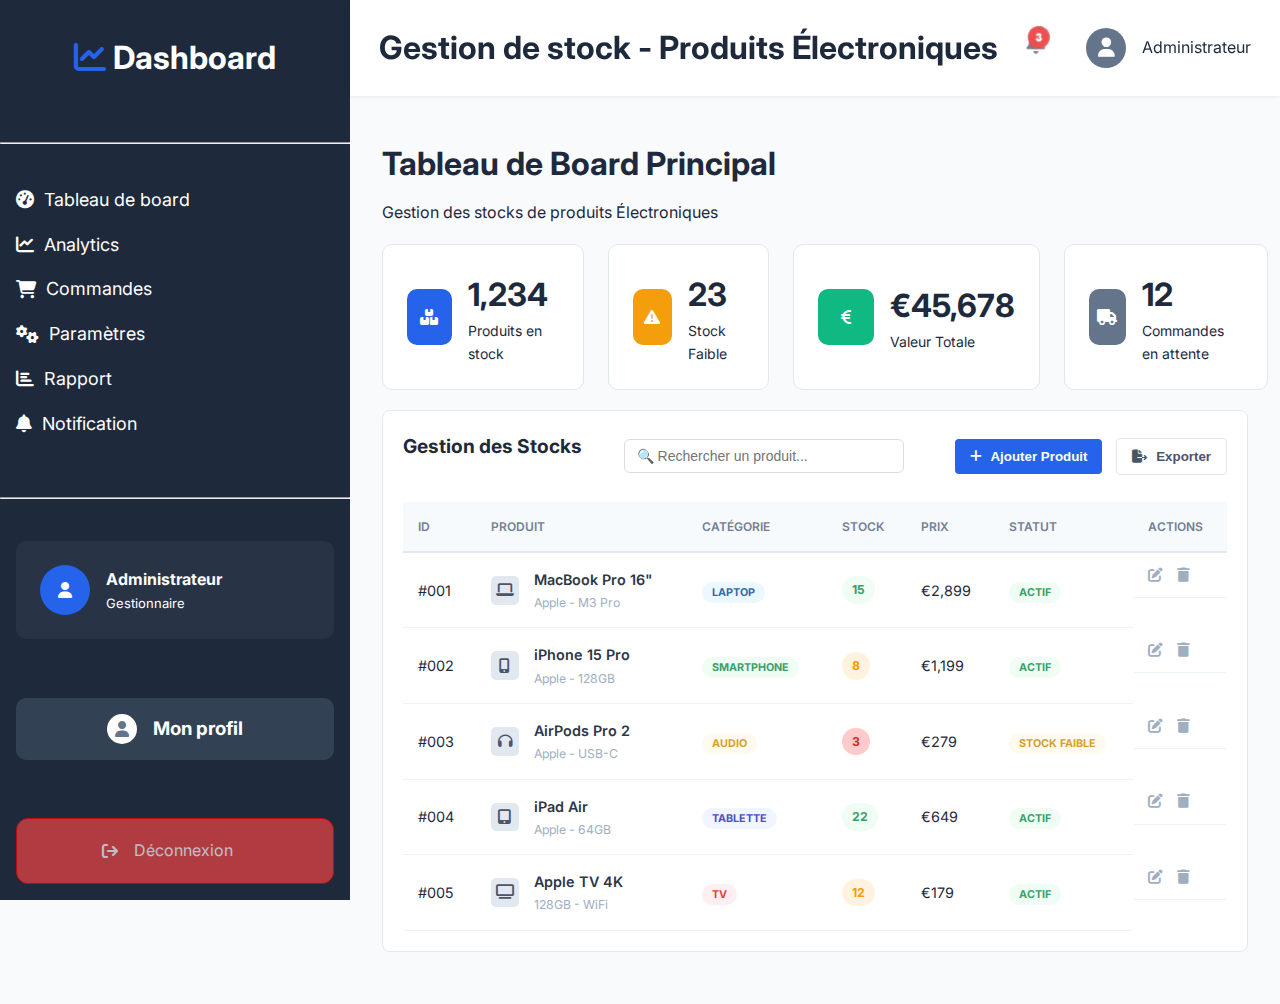
<file: index.html>
<!DOCTYPE html>
<html lang="fr">
<head>
  <meta charset="UTF-8">
  <meta name="viewport" content="width=device-width, initial-scale=1.0">
  <title>Dashboard</title>
  <link rel="stylesheet" href="style.css">
  <link rel="stylesheet" href="https://cdnjs.cloudflare.com/ajax/libs/font-awesome/6.5.0/css/all.min.css">
</head>
<body>
  <input type="checkbox" id="menu-toggle" hidden>
  <!-- sidebar début -->
  <aside class="sidebar">
    <h2 class="logo"><i class="fa-solid fa-chart-line"></i> Dashboard</h2>
    <hr class="hr">
    <ul class="menu">
      <li><a href="#" class="close-menu"><i class="fa-solid fa-gauge-high"></i> Tableau de board</a></li>
      <li><a href="Analytics.html" class="close-menu"><i class="fa-solid fa-chart-line"></i> Analytics</a></li>
      <li><a href="Commandes.html" class="close-menu"><i class="fa-solid fa-cart-shopping"></i> Commandes</a></li>
      <li><a href="Paramètres.html" class="close-menu"><i class="fa-solid fa-gears"></i> Paramètres</a></li>
      <li><a href="Rapport.html" class="close-menu"><i class="fa-solid fa-chart-bar"></i> Rapport</a></li>
      <li><a href="Notification.html" class="close-menu"><i class="fa-solid fa-bell"></i> Notification</a></li>
    </ul>
    <hr>
    <div class="administration">
      <div class="avatar1">
        <i class="fa-solid fa-user"></i>
      </div>
      <div class="administration_text">
        <h3>Administrateur</h3>
        <p>Gestionnaire</p>
      </div>
    </div>
    <div class="mon_profil">
      <div class="avatar2">
        <i class="fa-solid fa-user"></i>
      </div>
      <a href="#Profil"><h3>Mon profil</h3></a>
    </div>

    <!-- contenu caché début -->
    <div id="Profil" class="Profil">
      <div class="Profil-content">
        <div class="enhaut">
          <h2 class="titre">
            <div class="avatar">
              <i class="fa-solid fa-user"></i>
            </div>
            Mon Profil
          </h2>
          <a href="#" class="close">&times;</a>
        </div>
        <div class="contenu">
          <div class="avatar1">
            <i class="fa-solid fa-user"></i>
          </div>
          <button class="export-btn">
            Changer la photo
          </button>
        </div>
        <div class="input">
            <div class="input-group">
              <label>Nom :</label>
              <input type="text" value="Administrateur">
            </div>
            <div class="input-group">
              <label>Prénom :</label>
              <input type="text" value="Jean">
            </div>

            <div class="input-group">
              <label>Email :</label>
              <input type="email" value="admin@dashboard.com">
            </div>

            <div class="input-group">
              <label>Téléphone :</label>
              <input type="tel" placeholder="+33 6 12 34 56 78">
            </div>

            <div class="input-group">
              <label>Rôle :</label>
              <input type="text" placeholder="Gestionnaire">
            </div>

            <div class="input-group">
              <label>Dernière connexion :</label>
              <input type="text" placeholder="15 Janvier 2024 à 14:30">
            </div>
        </div>
        <div class="btn2">
          <button class="export-btn">
            Fermer
          </button>
          <div>
          <button class="add-product-btn">
            Sauvegarder
        </button>
        </div>
      </div>
    </div>
    </div>
    <!-- contenu caché fin -->
    <div class="deconection">
        <i class="fa-solid fa-arrow-right-from-bracket"></i>
        <a href="login.html">Déconnexion</a><p>
    </div>
  </aside>
  <!-- sidebar fin -->

  <!-- Header début -->
  <header class="header">
    <div class="header-left">
       <label for="menu-toggle" id="toggle-btn">
        <i class="fa-solid fa-bars"></i>
      </label>
      <h1>Gestion de stock - Produits Électroniques</h1>
    </div>
    <div class="header-right">
       <a href="Notification.html"><img src="cloch.png" alt="" class="cloch"></a>
      <div class="avatar">
        <i class="fa-solid fa-user"></i>
      </div>
      <p>Administrateur</p>
    </div>
  </header>
  <!-- Header fin -->

  <!-- main début -->
  <main class="content">
    <div class="content_text">
      <h1>Tableau de Board Principal</h1>
      <p>Gestion des stocks de produits Électroniques</p>
    </div>
    <!-- Grid début -->
    <section class="grid-4">
      <div class="card1">
        <div class="card1_icon">
          <i class="fa-solid fa-boxes-stacked"></i>
        </div>
        <div class="card1_text">
          <h1>1,234</h1>
          <p>Produits en stock</p>
        </div>
      </div>
      <div class="card1">
        <div class="card2_icon">
          <i class="fa-solid fa-triangle-exclamation"></i>
        </div>
        <div class="card1_text">
          <h1>23</h1>
          <p>Stock Faible</p>
        </div>
      </div>
      <div class="card1">
        <div class="card3_icon">
          <i class="fa-solid fa-euro-sign"></i>
        </div>
        <div class="card1_text">
          <h1>€45,678</h1>
          <p>Valeur Totale</p>
        </div>
      </div>
      <div class="card1">
        <div class="card4_icon">
          <i class="fa-solid fa-truck"></i>
        </div>
        <div class="card1_text">
          <h1>12</h1>
          <p>Commandes en attente</p>
        </div>
      </div>
    </section>
    <!-- Grid fin -->
    <div class="stock">
    <div class="actions">
      <h2>Gestion des Stocks</h2>
        <div class="search-box">
            <input type="text" placeholder="🔍 Rechercher un produit...">
        </div>
        <div>
          <button class="add-product-btn">
            <i class="fas fa-plus"></i> Ajouter Produit
        </button>
        <button class="export-btn">
            <i class="fas fa-file-export"></i> Exporter
        </button>
        </div>
        
    </div>
    <table class="product-table">
        <thead>
            <tr>
                <th>ID</th>
                <th>PRODUIT</th>
                <th>CATÉGORIE</th>
                <th>STOCK</th>
                <th>PRIX</th>
                <th>STATUT</th>
                <th>ACTIONS</th>
            </tr>
        </thead>
        <tbody>
            <tr class="product-row">
                <td>#001</td>
                <td>
                    <div class="product-details">
                      <div class="product-details_icon">
                        <i class="fas fa-laptop product-icon"></i>
                      </div>
                        <div>
                            <strong>MacBook Pro 16"</strong>
                            <span>Apple - M3 Pro</span>
                        </div>
                    </div>
                </td>
                <td><span class="badge badge-laptop">LAPTOP</span></td>
                <td><span class="stock-level stock-good">15</span></td>
                <td>€2,899</td>
                <td><span class="badge badge-active">Actif</span></td>
                <td class="actions-icons">
                    <i class="fas fa-edit action-icon"></i>
                    <i class="fas fa-trash action-icon"></i>
                </td>
            </tr>

            <tr class="product">
                <td>#002</td>
                <td>
                    <div class="product-details">
                      <div class="product-details_icon">
                        <i class="fas fa-mobile-alt product-icon"></i>
                      </div>
                        
                        <div>
                            <strong>iPhone 15 Pro</strong>
                            <span>Apple - 128GB</span>
                        </div>
                    </div>
                </td>
                <td><span class="badge badge-smartphone">SMARTPHONE</span></td>
                <td><span class="stock-level stock-moderate">8</span></td>
                <td>€1,199</td>
                <td><span class="badge badge-active">Actif</span></td>
                <td class="actions-icons">
                    <i class="fas fa-edit action-icon"></i>
                    <i class="fas fa-trash action-icon"></i>
                </td>
            </tr>

             <tr class="product">
                <td>#003</td>
                <td>
                    <div class="product-details">
                      <div class="product-details_icon">
                        <i class="fas fa-headphones product-icon"></i>
                      </div>
                        
                        <div>
                            <strong>AirPods Pro 2</strong>
                            <span>Apple - USB-C</span>
                        </div>
                    </div>
                </td>
                <td><span class="badge badge-audio">AUDIO</span></td>
                <td><span class="stock-level stock-low">3</span></td>
                <td>€279</td>
                <td><span class="badge badge-low-stock">Stock Faible</span></td>
                <td class="actions-icons">
                    <i class="fas fa-edit action-icon"></i>
                    <i class="fas fa-trash action-icon"></i>
                </td>
            </tr>

            <tr class="product">
                <td>#004</td>
                <td>
                    <div class="product-details">
                      <div class="product-details_icon">
                        <i class="fas fa-tablet-alt product-icon"></i>
                      </div>
                        <div>
                            <strong>iPad Air</strong>
                            <span>Apple - 64GB</span>
                        </div>
                    </div>
                </td>
                <td><span class="badge badge-tablette">TABLETTE</span></td>
                <td><span class="stock-level stock-good">22</span></td>
                <td>€649</td>
                <td><span class="badge badge-active">Actif</span></td>
                <td class="actions-icons">
                    <i class="fas fa-edit action-icon"></i>
                    <i class="fas fa-trash action-icon"></i>
                </td>
            </tr>

            <tr class="product">
                <td>#005</td>
                <td>
                    <div class="product-details">
                      <div class="product-details_icon">
                        <i class="fas fa-tv product-icon"></i>
                      </div>
                        <div>
                            <strong>Apple TV 4K</strong>
                            <span>128GB - WiFi</span>
                        </div>
                    </div>
                </td>
                <td><span class="badge badge-tv">TV</span></td>
                <td><span class="stock-level stock-moderate">12</span></td>
                <td>€179</td>
                <td><span class="badge badge-active">Actif</span></td>
                <td class="actions-icons">
                    <i class="fas fa-edit action-icon"></i>
                    <i class="fas fa-trash action-icon"></i>
                </td>
            </tr>
        </tbody>
    </table>
</div>
   
</main>
<!-- main fin -->
</body>
</html>
</file>
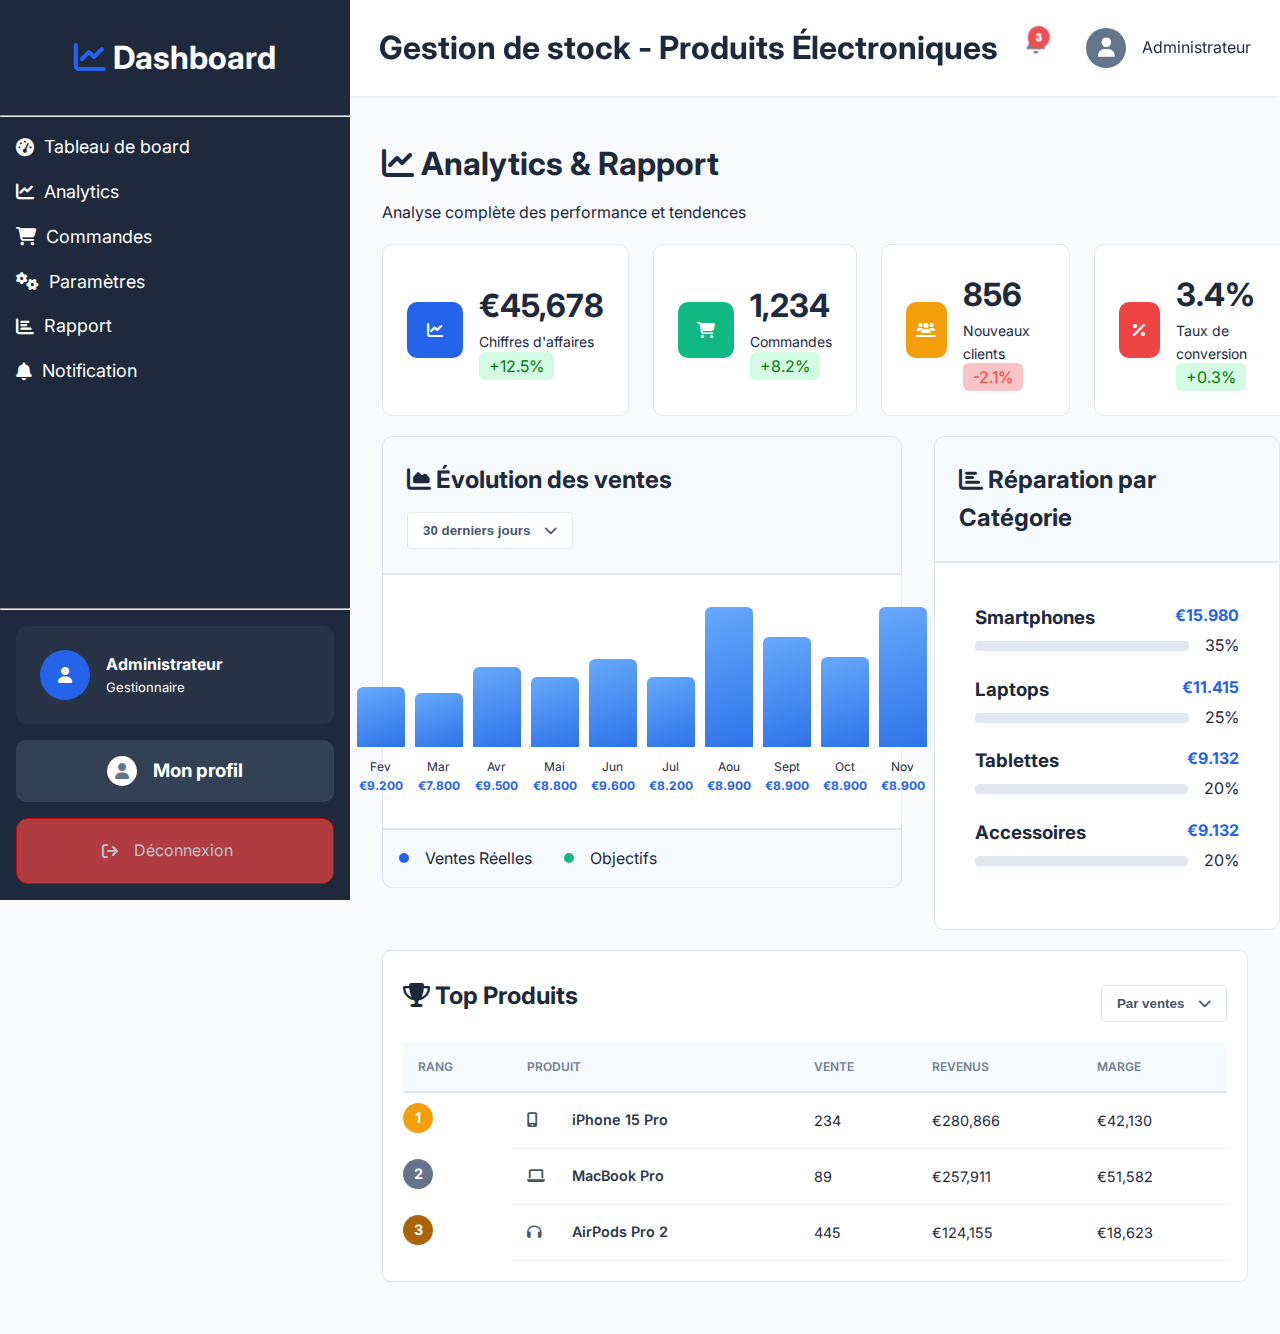
<file: Analytics.html>
<!DOCTYPE html>
<html lang="fr">
<head>
  <meta charset="UTF-8">
  <meta name="viewport" content="width=device-width, initial-scale=1.0">
  <title>Dashboard</title>
  <link rel="stylesheet" href="style.css">
  <link rel="stylesheet" href="https://cdnjs.cloudflare.com/ajax/libs/font-awesome/6.5.0/css/all.min.css">
</head>
<body>
  <input type="checkbox" id="menu-toggle" hidden>
  <aside class="sidebar">
    <div>
    <h2 class="logo"><i class="fa-solid fa-chart-line"></i> Dashboard</h2>
    <hr class="hr">
    <ul class="menu">
      <li><a href="index.html" class="close-menu"><i class="fa-solid fa-gauge-high"></i> Tableau de board</a></li>
      <li><a href="#" class="close-menu"><i class="fa-solid fa-chart-line"></i> Analytics</a></li>
      <li><a href="Commandes.html" class="close-menu"><i class="fa-solid fa-cart-shopping"></i> Commandes</a></li>
      <li><a href="Paramètres.html" class="close-menu"><i class="fa-solid fa-gears"></i> Paramètres</a></li>
      <li><a href="Rapport.html" class="close-menu"><i class="fa-solid fa-chart-bar"></i> Rapport</a></li>
      <li><a href="Notification.html" class="close-menu"><i class="fa-solid fa-bell"></i> Notification</a></li>
    </ul>
    </div>
    <div class="presentation">
    <hr>
    <div class="administration">
      <div class="avatar1">
        <i class="fa-solid fa-user"></i>
      </div>
      <div class="administration_text">
        <h3>Administrateur</h3>
        <p>Gestionnaire</p>
      </div>
    </div>
    <div class="mon_profil">
      <div class="avatar2">
        <i class="fa-solid fa-user"></i>
      </div>
      <a href="#Profil"><h3>Mon profil</h3></a>
    </div>

    <!-- contenu caché début -->
    <div id="Profil" class="Profil">
      <div class="Profil-content">
        <div class="enhaut">
          <h2 class="titre">
            <div class="avatar">
              <i class="fa-solid fa-user"></i>
            </div>
            Mon Profil
          </h2>
          <a href="#" class="close">&times;</a>
        </div>
        <div class="contenu">
          <div class="avatar1">
            <i class="fa-solid fa-user"></i>
          </div>
          <button class="export-btn">
            Changer la photo
          </button>
        </div>
        <div class="input">
            <div class="input-group">
              <label>Nom :</label>
              <input type="text" value="Administrateur">
            </div>
            <div class="input-group">
              <label>Prénom :</label>
              <input type="text" value="Jean">
            </div>

            <div class="input-group">
              <label>Email :</label>
              <input type="email" value="admin@dashboard.com">
            </div>

            <div class="input-group">
              <label>Téléphone :</label>
              <input type="tel" placeholder="+33 6 12 34 56 78">
            </div>

            <div class="input-group">
              <label>Rôle :</label>
              <input type="text" placeholder="Gestionnaire">
            </div>

            <div class="input-group">
              <label>Dernière connexion :</label>
              <input type="text" placeholder="15 Janvier 2024 à 14:30">
            </div>
        </div>
        <div class="btn2">
          <button class="export-btn">
            Fermer
          </button>
          <div>
          <button class="add-product-btn">
            Sauvegarder
        </button>
        </div>
      </div>
    </div>
    </div>
    <!-- contenu caché fin -->
    <div class="deconection">
        <i class="fa-solid fa-arrow-right-from-bracket"></i>
        <a href="login.html">Déconnexion</a><p>
    </div>
  </aside>
  </div>
  <header class="header">
    <div class="header-left">
       <label for="menu-toggle" id="toggle-btn">
        <i class="fa-solid fa-bars"></i>
      </label>
      <h1>Gestion de stock - Produits Électroniques</h1>
    </div>
    <div class="header-right">
      <a href="Notification.html"><img src="cloch.png" alt="" class="cloch"></a>
      <div class="avatar">
        <i class="fa-solid fa-user"></i>
      </div>
      <p>Administrateur</p>
    </div>
  </header>
  <main class="content">
    <div class="content_text">
      <h1><i class="fa-solid fa-chart-line"></i> Analytics & Rapport</h1>
      <p>Analyse complète des performance et tendences</p>
    </div>
      <section class="grid-4">
      <div class="card1">
        <div class="card1_icon">
          <i class="fa-solid fa-chart-line"></i>
        </div>
        <div class="card1_text">
          <h1>€45,678</h1>
          <p>Chiffres d'affaires</p>
          <span class="pourcentage_positive">+12.5%</span>
        </div>
      </div>
      <div class="card1">
        <div class="card3_icon">
          <i class="fa-solid fa-cart-shopping"></i>
        </div>
        <div class="card1_text">
          <h1>1,234</h1>
          <p>Commandes</p>
          <span class="pourcentage_positive">+8.2%</span>
        </div>
      </div>
      <div class="card1">
        <div class="card5_icon">
          <i class="fa-solid fa-users-line"></i>
        </div>
        <div class="card1_text">
          <h1>856</h1>
          <p>Nouveaux clients</p>
          <span class="pourcentage_negative">-2.1%</span>
        </div>
      </div>
      <div class="card1">
        <div class="card6_icon">
          <i class="fa-solid fa-percent"></i>
        </div>
        <div class="card1_text">
          <h1>3.4%</h1>
          <p>Taux de conversion</p>
          <span class="pourcentage_positive">+0.3%</span>
        </div>
      </div>
    </section>
    <section class="charte">
      <div class="evolution_des_vente">
        <div class="entete">
          <h2 class="entete_h3"><i class="fa-solid fa-chart-area"></i> Évolution des ventes</h2>
          <button type="button" class="entete_button">30 derniers jours <i class="fa-solid fa-chevron-down"></i></button>
        </div>
        <div class="body">
          <div class="carte">
          <div class="carte1">
            <div class="Jan"></div> 
            <div class="carte1_text">
              <span class="span1">Jan</span>
              <span class="span2">€8.500</span>
            </div>
          </div>
          <div class="carte1">
            <div class="Fev"></div> 
            <div class="carte1_text">
              <span class="span1">Fev</span>
              <span class="span2">€9.200</span>
            </div>
          </div>
          <div class="carte1">
            <div class="Mar"></div> 
            <div class="carte1_text">
              <span class="span1">Mar</span>
              <span class="span2">€7.800</span>
            </div>
          </div>
          <div class="carte1">
            <div class="Avr"></div> 
            <div class="carte1_text">
              <span class="span1">Avr</span>
              <span class="span2">€9.500</span>
            </div>
          </div>
          <div class="carte1">
            <div class="Mai"></div> 
            <div class="carte1_text">
              <span class="span1">Mai</span>
              <span class="span2">€8.800</span>
            </div>
          </div>
          <div class="carte1">
            <div class="Jun"></div> 
            <div class="carte1_text">
              <span class="span1">Jun</span>
              <span class="span2">€9.600</span>
            </div>
          </div>
          <div class="carte1">
            <div class="Jul"></div> 
            <div class="carte1_text">
              <span class="span1">Jul</span>
              <span class="span2">€8.200</span>
            </div>
          </div>
          <div class="carte1">
            <div class="Aou"></div> 
            <div class="carte1_text">
              <span class="span1">Aou</span>
              <span class="span2">€8.900</span>
            </div>
          </div>
          <div class="carte1">
            <div class="Sept"></div> 
            <div class="carte1_text">
              <span class="span1">Sept</span>
              <span class="span2">€8.900</span>
            </div>
          </div>
          <div class="carte1">
            <div class="Oct"></div> 
            <div class="carte1_text">
              <span class="span1">Oct</span>
              <span class="span2">€8.900</span>
            </div>
          </div>
          <div class="carte1">
            <div class="Nov"></div> 
            <div class="carte1_text">
              <span class="span1">Nov</span>
              <span class="span2">€8.900</span>
            </div>
          </div>
          <div class="carte1">
            <div class="Dec"></div> 
            <div class="carte1_text">
              <span class="span1">Dec</span>
              <span class="span2">€8.900</span>
            </div>
          </div>
          </div>
        </div>
        <div class="pied">
          <div class="legend1">
            <div class="bleu"></div>
            <p>Ventes Réelles</p>
          </div>
          <div class="legend2">
            <span class="vert"></span>
            <p>Objectifs</p>
          </div>
        </div>
      </div>
      <div class="reparation_par_categorie">
        <div class="entete">
          <h2><i class="fa-solid fa-chart-bar"></i> Réparation par Catégorie</h2>
        </div>
        <div class="bodye">
          <div class="un">
            <div class="un_text">
              <h3>Smartphones</h3>
              <span>€15.980</span>
            </div>
            <div class="pourcentage">
              <div class="pourcent"></div>
              <span>35%</span>
            </div>
          </div>
          <div class="un">
            <div class="un_text">
              <h3>Laptops</h3>
              <span>€11.415</span>
            </div>
            <div class="pourcentage">
              <div class="pourcent"></div>
              <span>25%</span>
            </div>
          </div>
          <div class="un">
            <div class="un_text">
              <h3>Tablettes</h3>
              <span>€9.132</span>
            </div>
            <div class="pourcentage">
              <div class="pourcent"></div>
              <span>20%</span>
            </div>
          </div>
          <div class="un">
            <div class="un_text">
              <h3>Accessoires</h3>
              <span>€9.132</span>
            </div>
            <div class="pourcentage">
              <div class="pourcent"></div>
              <span>20%</span>
            </div>
          </div>
        </div>
      </div>
    </section>
    <section class="produit">
      <div class="actions">
        <h2><i class="fa-solid fa-trophy"></i> Top Produits</h2>
        <button type="button" class="entete_button">Par ventes <i class="fa-solid fa-chevron-down"></i></button>
      </div>
      <table class="product-table">
        <thead>
            <tr>
                <th>Rang</th>
                <th>Produit</th>
                <th>Vente</th>
                <th>Revenus</th>
                <th>Marge</th>
            </tr>
        </thead>
        <tbody>
            <tr class="product-row">
                <td class="rang1">1</td>
                <td>
                    <div class="product-details">
                        <i class="fas fa-mobile-alt product-icon"></i>
                        <strong>iPhone 15 Pro</strong>
                    </div>
                </td>
                <td>234</td>
                <td>€280,866</td>
                <td>€42,130</td>
            </tr>
            <tr class="product">
                <td class="rang2">2</td>
                <td>
                    <div class="product-details">
                      <i class="fas fa-laptop product-icon"></i>
                      <strong>MacBook Pro</strong>
                    </div>
                </td>
                <td>89</td>
                <td>€257,911</td>
                <td>€51,582</td>
            </tr>

             <tr class="product">
                <td class="rang3">3</td>
                <td>
                    <div class="product-details">
                      <i class="fas fa-headphones product-icon"></i>
                      <strong>AirPods Pro 2</strong>
                    </div>
                </td>
                <td>445</td>
                <td>€124,155</td>
                <td>€18,623</td>
            </tr>
          </tbody>  
      </table>
    </section>
  </main>
</body>
</html>
</file>
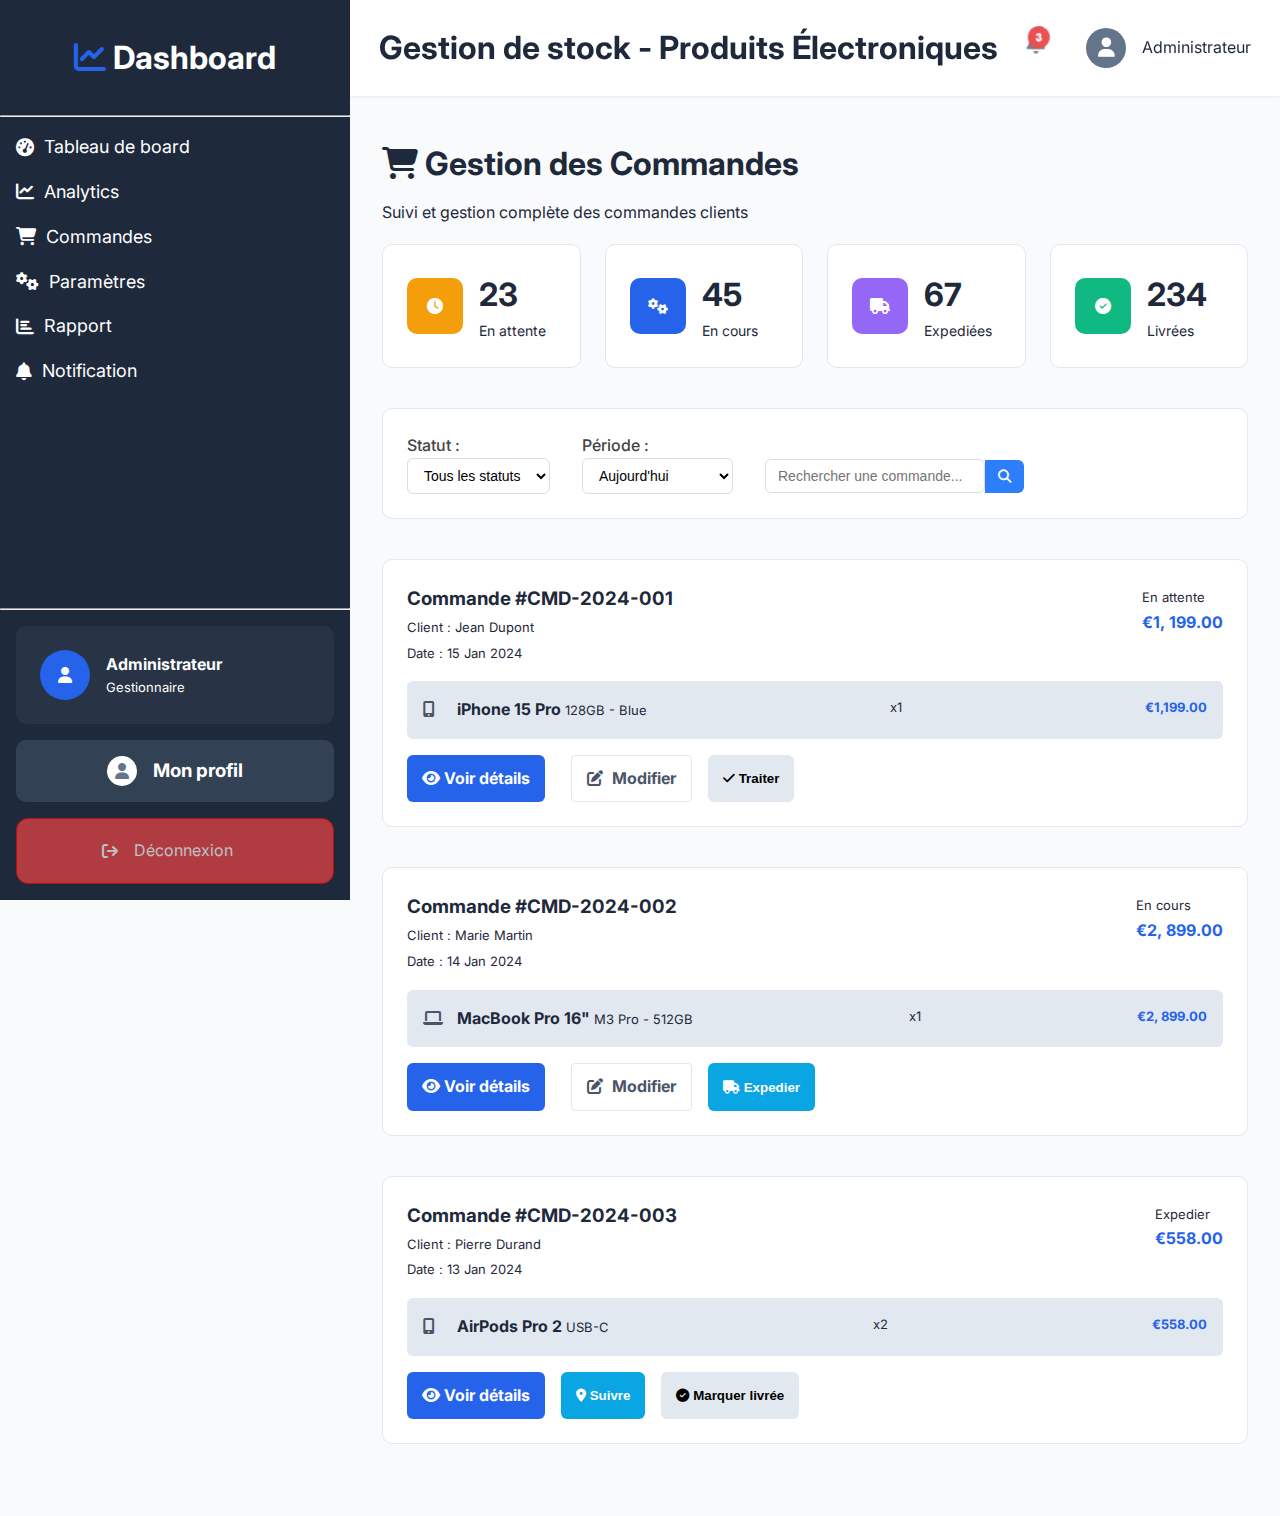
<file: Commandes.html>
<!DOCTYPE html>
<html lang="fr">
<head>
  <meta charset="UTF-8">
  <meta name="viewport" content="width=device-width, initial-scale=1.0">
  <title>Dashboard</title>
  <link rel="stylesheet" href="style.css">
  <link rel="stylesheet" href="https://cdnjs.cloudflare.com/ajax/libs/font-awesome/6.5.0/css/all.min.css">
</head>
<body>
  <input type="checkbox" id="menu-toggle" hidden>
  <aside class="sidebar">
    <div>
    <h2 class="logo"><i class="fa-solid fa-chart-line"></i> Dashboard</h2>
    <hr class="hr">
    <ul class="menu">
      <li><a href="index.html" class="close-menu"><i class="fa-solid fa-gauge-high"></i> Tableau de board</a></li>
      <li><a href="Analytics.html" class="close-menu"><i class="fa-solid fa-chart-line"></i> Analytics</a></li>
      <li><a href="#" class="close-menu"><i class="fa-solid fa-cart-shopping"></i> Commandes</a></li>
      <li><a href="Paramètres.html" class="close-menu"><i class="fa-solid fa-gears"></i> Paramètres</a></li>
      <li><a href="Rapport.html" class="close-menu"><i class="fa-solid fa-chart-bar"></i> Rapport</a></li>
      <li><a href="Notification.html" class="close-menu"><i class="fa-solid fa-bell"></i> Notification</a></li>
    </ul>
    </div>
    <div class="presentation">
    <hr>
    <div class="administration">
      <div class="avatar1">
        <i class="fa-solid fa-user"></i>
      </div>
      <div class="administration_text">
        <h3>Administrateur</h3>
        <p>Gestionnaire</p>
      </div>
    </div>
    <div class="mon_profil">
      <div class="avatar2">
        <i class="fa-solid fa-user"></i>
      </div>
      <a href="#Profil"><h3>Mon profil</h3></a>
    </div>

    <!-- contenu caché début -->
    <div id="Profil" class="Profil">
      <div class="Profil-content">
        <div class="enhaut">
          <h2 class="titre">
            <div class="avatar">
              <i class="fa-solid fa-user"></i>
            </div>
            Mon Profil
          </h2>
          <a href="#" class="close">&times;</a>
        </div>
        <div class="contenu">
          <div class="avatar1">
            <i class="fa-solid fa-user"></i>
          </div>
          <button class="export-btn">
            Changer la photo
          </button>
        </div>
        <div class="input">
            <div class="input-group">
              <label>Nom :</label>
              <input type="text" value="Administrateur">
            </div>
            <div class="input-group">
              <label>Prénom :</label>
              <input type="text" value="Jean">
            </div>

            <div class="input-group">
              <label>Email :</label>
              <input type="email" value="admin@dashboard.com">
            </div>

            <div class="input-group">
              <label>Téléphone :</label>
              <input type="tel" placeholder="+33 6 12 34 56 78">
            </div>

            <div class="input-group">
              <label>Rôle :</label>
              <input type="text" placeholder="Gestionnaire">
            </div>

            <div class="input-group">
              <label>Dernière connexion :</label>
              <input type="text" placeholder="15 Janvier 2024 à 14:30">
            </div>
        </div>
        <div class="btn2">
          <button class="export-btn">
            Fermer
          </button>
          <div>
          <button class="add-product-btn">
            Sauvegarder
        </button>
        </div>
      </div>
    </div>
    </div>
    <!-- contenu caché fin -->
    <div class="deconection">
        <i class="fa-solid fa-arrow-right-from-bracket"></i>
        <a href="login.html">Déconnexion</a><p>
    </div>
    </div>
  </aside>
  <header class="header">
    <div class="header-left">
       <label for="menu-toggle" id="toggle-btn">
        <i class="fa-solid fa-bars"></i>
      </label>
      <h1>Gestion de stock - Produits Électroniques</h1>
    </div>
    <div class="header-right">
      <a href="Notification.html"><img src="cloch.png" alt="" class="cloch"></a>
      <div class="avatar">
        <i class="fa-solid fa-user"></i>
      </div>
      <p>Administrateur</p>
    </div>
  </header>

  <main class="content">
    <div class="content_text">
        <h1><i class="fa-solid fa-cart-shopping"></i> Gestion des Commandes</h1>
        <p>Suivi et gestion complète des commandes clients</p>
    </div>
    <section class="grid-4">
      <div class="card1">
        <div class="card5_icon">
          <i class="fa-solid fa-clock"></i>
        </div>
        <div class="card1_text">
          <h1>23</h1>
          <p>En attente</p>
        </div>
      </div>
      <div class="card1">
        <div class="card1_icon">
          <i class="fa-solid fa-gears"></i>
        </div>
        <div class="card1_text">
          <h1>45</h1>
          <p>En cours</p>
        </div>
      </div>
      <div class="card1">
        <div class="card7_icon">
          <i class="fa-solid fa-truck"></i>
        </div>
        <div class="card1_text">
          <h1>67</h1>
          <p>Expediées</p>
        </div>
      </div>
      <div class="card1">
        <div class="card3_icon">
          <i class="fa-solid fa-circle-check"></i>
        </div>
        <div class="card1_text">
          <h1>234</h1>
          <p>Livrées</p>
        </div>
      </div>
    </section>
    <section class="status">
    <div class="filtre-item">
        <label for="statut">Statut :</label>
        <select id="statut">
          <option>Tous les statuts</option>
          <option>En attente</option>
          <option>Confirmée</option>
          <option>Livrée</option>
        </select>
    </div>

    <div class="filtre-item">
      <label for="periode">Période :</label>
      <select id="periode">
        <option>Aujourd'hui</option>
        <option>7 derniers jours</option>
        <option>30 derniers jours</option>
        <option>Cette année</option>
      </select>
    </div>
        <div class="recherche">
          <input type="text" placeholder="Rechercher une commande..." />
          <button type="button">
            <i class="fa-solid fa-magnifying-glass"></i>
          </button>
        </div>
    </section>
    <section class="commande">
      <div class="commande_text">
        <div class="partie1">
          <h3>Commande #CMD-2024-001</h3>
          <span>Client : Jean Dupont</span><br>
          <span>Date : 15 Jan 2024</span>
        </div>
        <div class="partie2">
          <span>En attente</span>
          <p>€1, 199.00</p>
        </div>
      </div>
      <div class="commande_milieu">
        <div>
          <i class="fas fa-mobile-alt product-icon"></i>
          <strong>iPhone 15 Pro</strong>
          <span>128GB - Blue</span>
        </div>
        <span>x1</span>
        <span class="money">€1,199.00</span>
      </div>
      <div class="commande_fin">
        <a href="#voir_detail-btn" class="voir_detail-btn">
          <i class="fa-solid fa-eye"></i> Voir détails
        </a>
        <a href="#modifier-btn" class="export-btn">
          <i class="fas fa-edit action-icon"></i> Modifier
        </a>
        <button class="Traiter-btn">
            <i class="fa-solid fa-check"></i> Traiter
        </button>
      </div>
    </section>

    
    <section class="commande">
      <div class="commande_text">
        <div class="partie1">
          <h3>Commande #CMD-2024-002</h3>
          <span>Client : Marie Martin</span><br>
          <span>Date : 14 Jan 2024</span>
        </div>
        <div class="partie2">
          <span>En cours</span>
          <p>€2, 899.00</p>
        </div>
      </div>
      <div class="commande_milieu">
        <div>
          <i class="fas fa-laptop product-icon"></i>
          <strong>MacBook Pro 16"</strong>
          <span>M3 Pro - 512GB</span>
        </div>
        <span>x1</span>
        <span class="money">€2, 899.00</span>
      </div>
      <div class="commande_fin">
        <a href="#voir_detail-btn" class="voir_detail-btn">
          <i class="fa-solid fa-eye"></i> Voir détails
        </a>
        <a href="#modifier-btn" class="export-btn">
          <i class="fas fa-edit action-icon"></i> Modifier
        </a>
        <button class="expedier-btn">
            <i class="fa-solid fa-truck"></i> Expedier
        </button>
      </div>
    </section>


    <section class="commande">
      <div class="commande_text">
        <div class="partie1">
          <h3>Commande #CMD-2024-003</h3>
          <span>Client : Pierre Durand</span><br>
          <span>Date : 13 Jan 2024</span>
        </div>
        <div class="partie2">
          <span>Expedier</span>
          <p>€558.00</p>
        </div>
      </div>
      <div class="commande_milieu">
        <div>
          <i class="fas fa-mobile-alt product-icon"></i>
          <strong>AirPods Pro 2</strong>
          <span>USB-C</span>
        </div>
        <span>x2</span>
        <span class="money">€558.00</span>
      </div>
      <div class="commande_fin">
        <a href="#voir_detail-btn" class="voir_detail-btn">
          <i class="fa-solid fa-eye"></i> Voir détails
        </a>
        <button class="expedier-btn">
            <i class="fa-solid fa-location-dot"></i> Suivre
        </button>
        <button class="Traiter-btn">
            <i class="fa-solid fa-circle-check"></i> Marquer livrée
        </button>
      </div>
    </section>
     <!-- contenu caché début -->
    <div id="voir_detail-btn" class="Profil">
      <div class="Profil-content">
        <div class="enhaut">
          <h2 class="titre">
            <i class="fa-solid fa-eye"></i>
            détails de la commande
          </h2>
          <a href="#" class="close">&times;</a>
        </div>
        <div class="voir_detail-btn_text">
          <h3>Informations commande</h3>
          <hr>
        </div>
        <div class="voir_detail-btn_text1">
          <span>Numéro de commande :</span>
          <p>Commande #CMD-2024-001</p>
        </div>
        <div class="voir_detail-btn_text1">
          <span>Date de commande :</span>
          <p>15 Jan 2024</p>
        </div>
        <div class="voir_detail-btn_text1">
          <span>Statut :</span>
          <p>En attente</p>
        </div>
        <div class="voir_detail-btn_text1">
          <span>Total :</span>
          <p>€1,199.00</p>
        </div>
        <div class="voir_detail-btn_text">
          <h3>Informations client</h3>
          <hr>
        </div>
        <div class="voir_detail-btn_text1">
          <span>Nom :</span>
          <p>Jean Dupont</p>
        </div>
        <div class="voir_detail-btn_text1">
          <span>Email :</span>
          <p>jean.dupont@email.com</p>
        </div>
        <div class="voir_detail-btn_text1">
          <span>Téléphone :</span>
          <p>+33 6 12 34 56 78</p>
        </div>
        <div class="voir_detail-btn_text1">
          <span>Adress :</span>
          <p>123 Rue de la paix, 75001 Paris</p>
        </div>

        <div class="voir_detail-btn_text">
          <h3>Article Commandés</h3>
          <hr>
        </div>
        <div class="voir_detail-btn_text1">
          <span>:</span>
          <p><i class="fa-solid fa-mobile-screen-button"></i></p>
          <p>iphone 15 Pro 128GB - Bleu</p>
          <p>: 1</p>
        </div>
        <div class="voir_detail-btn_text2">
          <p>:€1,199.00</p>
          <p>:€1,199.00</p>
        </div>

        <div class="btn2">
          <button class="export-btn">
            Fermer
          </button>
          <div>
          <button class="add-product-btn">
            Sauvegarder
        </button>
        </div>
      </div>
    </div>
    </div>
    <!-- contenu caché fin -->

     <!-- contenu caché2 début -->
    <div id="modifier-btn" class="Profil">
      <div class="Profil-content">
        <div class="enhaut">
          <h2 class="titre">
            <i class="fas fa-edit action-icon"></i>
            Modifier la Commande
          </h2>
          <a href="#" class="close">&times;</a>
        </div>
        <div class="modifier_titre">
          <h3>Status de la commande</h3>
        </div>
        <div class="modifier_status">
        <div class="filtre-item">
            <label for="periode">Status :</label>
            <select id="periode">
              <option>En attente</option>
              <option>En cours</option>
              <option>Expédier</option>
              <option>livré</option>
            </select>
        </div>
        </div>
        <div class="modifier_titre">
          <h3>Informations de livraison</h3>
        </div>
        <div class="Adress_livraison">
          <label for="Adress">Adress de livraison :</label>
          <textarea name="" id="">123 Rue de la paix, 75001 Paris</textarea>
        </div>
        <div class="Date_livraison">
          <label for="Date">Date de livraison prévue :</label>
          <input type="date" name="Date" id="">
        </div>
        <div class="modifier_titre">
          <h3>Notes</h3>
        </div>
        <div class="Notes_livraison">
          <label for="Adress">Notes internes :</label>
          <textarea name="" id="" placeholder="Notes internes pour l'équipe..."></textarea>
        </div>
        <div class="btn2">
          <button class="export-btn">
            Annuler
          </button>
          <div>
          <button class="add-product-btn">
            Sauvegarder
        </button>
        </div>
      </div>
    </div>
    </div>
    <!-- contenu caché2 fin -->
  </main>
</body>
</html>
</file>
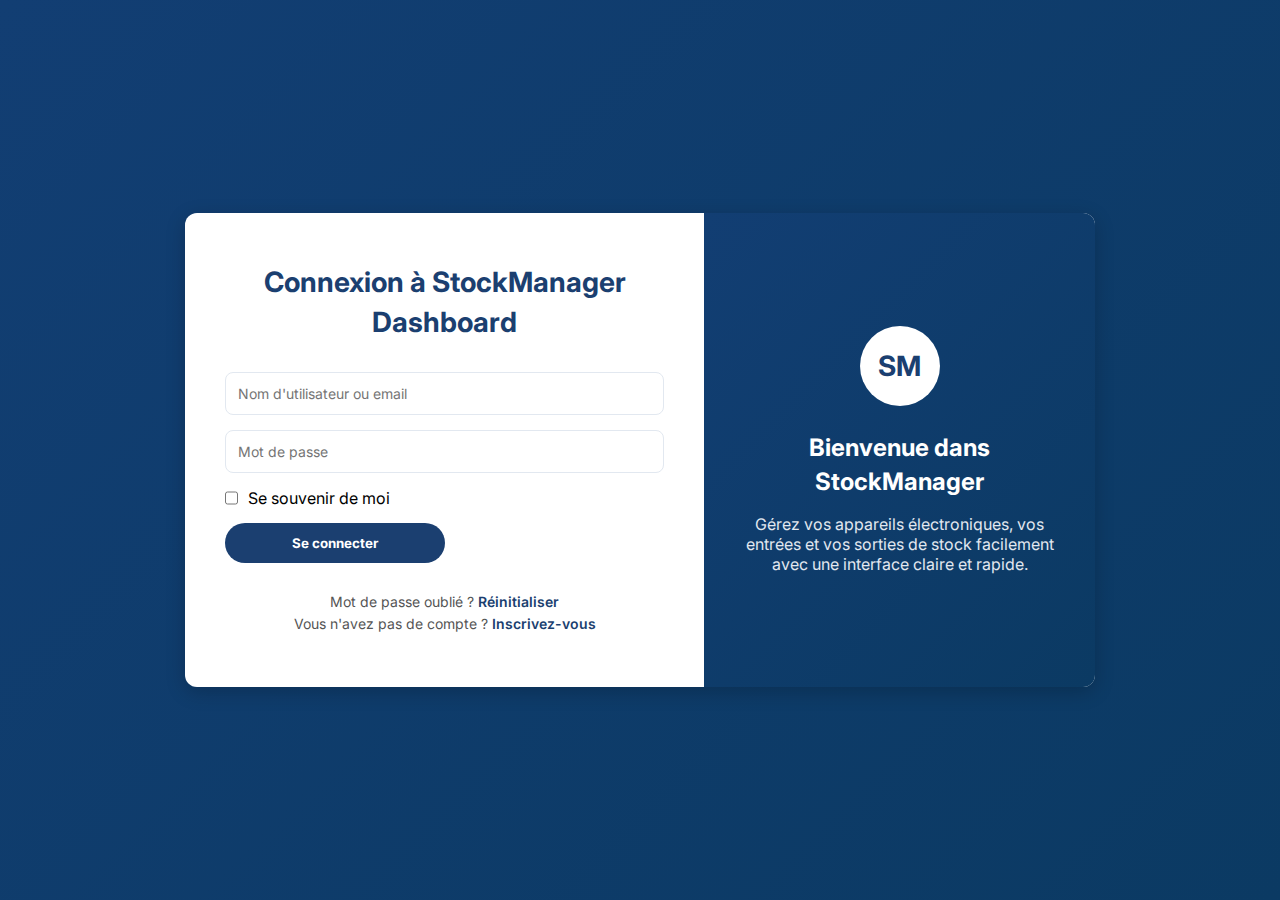
<file: login.html>
<!DOCTYPE html>
<html lang="fr">
<head>
  <meta charset="UTF-8">
  <meta name="viewport" content="width=device-width, initial-scale=1.0">
  <title>Connexion - StockManager</title>
  <link rel="stylesheet" href="login.css">
</head>
<body>
  <div class="container">
    <div class="login-box">
      <div class="login-left">
        <h2>Connexion à StockManager Dashboard</h2>
        <form action="index.html" method="get">
            <div class="première_partie">
                <input type="text" placeholder="Nom d'utilisateur ou email" name="username" required>
                <input type="password" placeholder="Mot de passe" name="password" required>
            </div>
          <div class="souvenir">
            <input type="checkbox" id="souvenir" name="souvenir" required>
            <label for="souvenir">Se souvenir de moi</label>
          </div>
          <button type="submit" class="btn">Se connecter</button>

          <div class="lien">
            <a href="#">Mot de passe oublié ? <span>Réinitialiser</span></a>
            <a href="signin.html">Vous n'avez pas de compte ? <span>Inscrivez-vous</span></a>
          </div>
        </form>
      </div>

      <div class="login-right">
        <div class="circle">SM</div>
        <h3>Bienvenue dans <br><span>StockManager</span></h3>
        <p>Gérez vos appareils électroniques, vos entrées et vos sorties de stock facilement avec une interface claire et rapide.</p>
      </div>
    </div>
  </div>
</body>
</html>
</file>
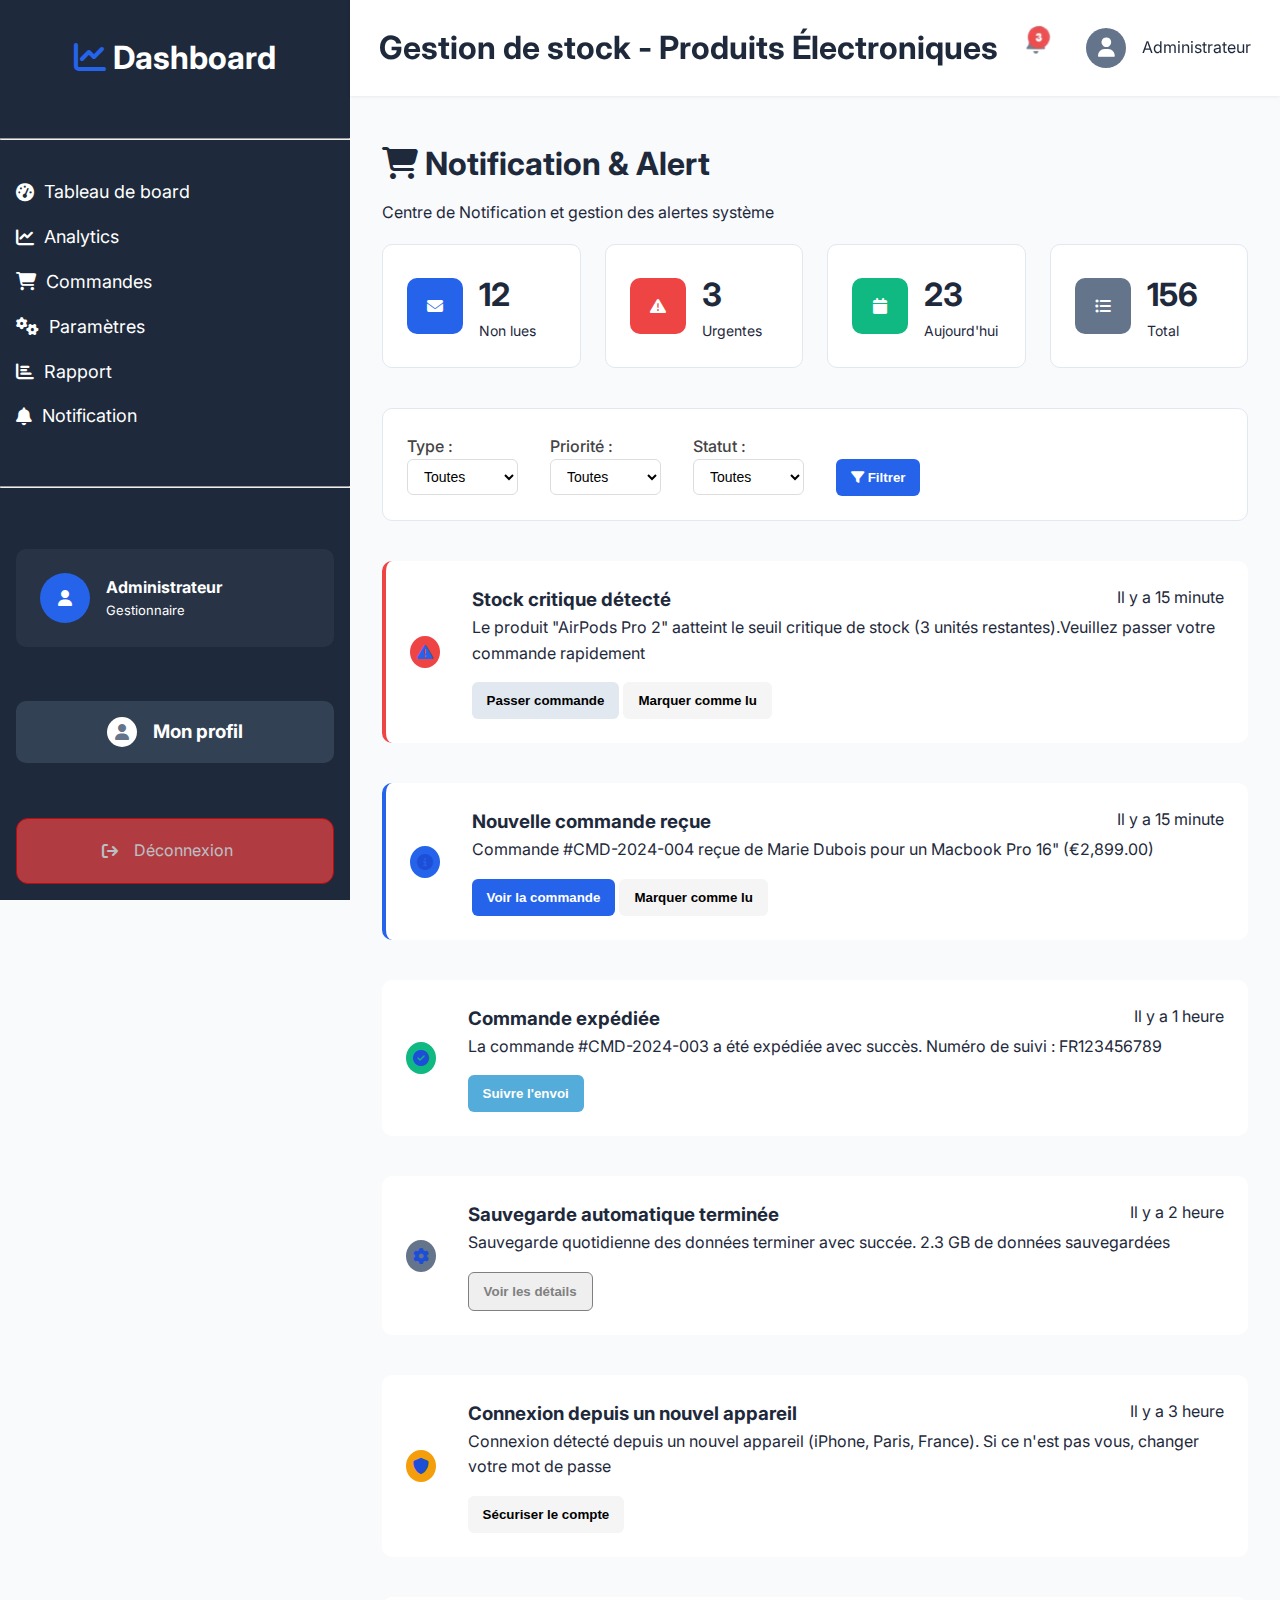
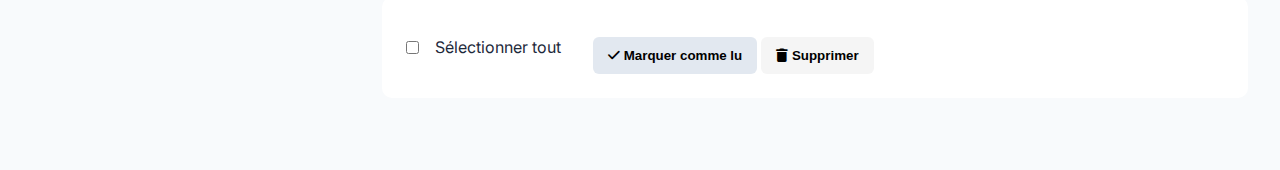
<file: Notification.html>
<!DOCTYPE html>
<html lang="fr">
<head>
  <meta charset="UTF-8">
  <meta name="viewport" content="width=device-width, initial-scale=1.0">
  <title>Dashboard</title>
  <link rel="stylesheet" href="style.css">
  <link rel="stylesheet" href="https://cdnjs.cloudflare.com/ajax/libs/font-awesome/6.5.0/css/all.min.css">
</head>
<body>
  <input type="checkbox" id="menu-toggle" hidden>
  <aside class="sidebar">
    <h2 class="logo"><i class="fa-solid fa-chart-line"></i> Dashboard</h2>
    <hr class="hr">
    <ul class="menu">
      <li><a href="index.html" class="close-menu"><i class="fa-solid fa-gauge-high"></i> Tableau de board</a></li>
      <li><a href="Analytics.html" class="close-menu"><i class="fa-solid fa-chart-line"></i> Analytics</a></li>
      <li><a href="Commandes.html" class="close-menu"><i class="fa-solid fa-cart-shopping"></i> Commandes</a></li>
      <li><a href="Paramètres.html" class="close-menu"><i class="fa-solid fa-gears"></i> Paramètres</a></li>
      <li><a href="Rapport.html" class="close-menu"><i class="fa-solid fa-chart-bar"></i> Rapport</a></li>
      <li><a href="#" class="close-menu"><i class="fa-solid fa-bell"></i> Notification</a></li>
    </ul>
    <hr>
    <div class="presentation"></div>
     <div class="administration">
      <div class="avatar1">
        <i class="fa-solid fa-user"></i>
      </div>
      <div class="administration_text">
        <h3>Administrateur</h3>
        <p>Gestionnaire</p>
      </div>
    </div>
   <div class="mon_profil">
      <div class="avatar2">
        <i class="fa-solid fa-user"></i>
      </div>
      <a href="#Profil"><h3>Mon profil</h3></a>
    </div>

    <!-- contenu caché début -->
    <div id="Profil" class="Profil">
      <div class="Profil-content">
        <div class="enhaut">
          <h2 class="titre">
            <div class="avatar">
              <i class="fa-solid fa-user"></i>
            </div>
            Mon Profil
          </h2>
          <a href="#" class="close">&times;</a>
        </div>
        <div class="contenu">
          <div class="avatar1">
            <i class="fa-solid fa-user"></i>
          </div>
          <button class="export-btn">
            Changer la photo
          </button>
        </div>
        <div class="input">
            <div class="input-group">
              <label>Nom :</label>
              <input type="text" value="Administrateur">
            </div>
            <div class="input-group">
              <label>Prénom :</label>
              <input type="text" value="Jean">
            </div>

            <div class="input-group">
              <label>Email :</label>
              <input type="email" value="admin@dashboard.com">
            </div>

            <div class="input-group">
              <label>Téléphone :</label>
              <input type="tel" placeholder="+33 6 12 34 56 78">
            </div>

            <div class="input-group">
              <label>Rôle :</label>
              <input type="text" placeholder="Gestionnaire">
            </div>

            <div class="input-group">
              <label>Dernière connexion :</label>
              <input type="text" placeholder="15 Janvier 2024 à 14:30">
            </div>
        </div>
        <div class="btn2">
          <button class="export-btn">
            Fermer
          </button>
          <div>
          <button class="add-product-btn">
            Sauvegarder
        </button>
        </div>
      </div>
    </div>
    </div>
    <!-- contenu caché fin -->
    <div class="deconection">
        <i class="fa-solid fa-arrow-right-from-bracket"></i>
        <a href="login.html">Déconnexion</a><p>
    </div>
    </div>
  </aside>
  <header class="header">
    <div class="header-left">
       <label for="menu-toggle" id="toggle-btn">
        <i class="fa-solid fa-bars"></i>
      </label>
      <h1>Gestion de stock - Produits Électroniques</h1>
    </div>
    <div class="header-right">
      <a href="Notification.html"><img src="cloch.png" alt="" class="cloch"></a>
      <div class="avatar">
        <i class="fa-solid fa-user"></i>
      </div>
      <p>Administrateur</p>
    </div>
  </header>

  <main class="content">
      <div class="content_text">
        <h1><i class="fa-solid fa-cart-shopping"></i> Notification & Alert</h1>
        <p>Centre de Notification et gestion des alertes système</p>
    </div>
    <section class="grid-4">
      <div class="card1">
        <div class="card1_icon">
          <i class="fa-solid fa-envelope"></i>
        </div>
        <div class="card1_text">
          <h1>12</h1>
          <p>Non lues</p>
        </div>
      </div>
      <div class="card1">
        <div class="card6_icon">
          <i class="fa-solid fa-triangle-exclamation"></i>
        </div>
        <div class="card1_text">
          <h1>3</h1>
          <p>Urgentes</p>
        </div>
      </div>
      <div class="card1">
        <div class="card3_icon">
          <i class="fa-solid fa-calendar"></i>
        </div>
        <div class="card1_text">
          <h1>23</h1>
          <p>Aujourd'hui</p>
        </div>
      </div>
      <div class="card1">
        <div class="card4_icon">
          <i class="fa-solid fa-list-ul"></i>
        </div>
        <div class="card1_text">
          <h1>156</h1>
          <p>Total</p>
        </div>
      </div>
    </section>

    <section class="status">
    <div class="filtre-item">
        <label for="statut">Type :</label>
        <select id="statut">
          <option>Toutes</option>
          <option>En attente</option>
          <option>Confirmée</option>
          <option>Livrée</option>
        </select>
    </div>

    <div class="filtre-item">
      <label for="periode">Priorité :</label>
      <select id="periode">
        <option>Toutes</option>
        <option>En attente</option>
        <option>Confirmée</option>
          option>Livrée</option>
      </select>
    </div>

    <div class="filtre-item">
      <label for="periode">Statut :</label>
      <select id="periode">
        <option>Toutes</option>
        <option>En attente</option>
        <option>Confirmée</option>
        <option>Livrée</option>
      </select>
    </div>
    <button class="Filtrer-btn">
            <i class="fa-solid fa-filter"></i> Filtrer
        </button>
    </section>

    <section class="Alert">
         <div class="cercle_icon">
          <i class="fa-solid fa-triangle-exclamation"></i>
        </div>
        <div class="Alert_text">
          <div>
            <div class="flex">
              <h3>Stock critique détecté</h3>
              <span>Il y a 15 minute</span>
            </div>
            <p>Le produit "AirPods Pro 2" aatteint le seuil critique de stock (3 unités restantes).Veuillez passer votre commande rapidement</p>
            <div class="Alert_btn">
            <button type="button" class="Alert_btn1">Passer commande</button>
            <button type="button" class="Alert_btn2">Marquer comme lu</button>
          </div>
          </div>
        </div>
    </section>
    <section class="Alert1">
         <div class="cercle_icon1">
          <i class="fa-solid fa-circle-info"></i>
        </div>
        <div class="Alert_text">
          <div>
            <div class="flex">
              <h3>Nouvelle commande reçue</h3>
              <span>Il y a 15 minute</span>
            </div>
            <p>Commande #CMD-2024-004 reçue de Marie Dubois pour un Macbook Pro 16" (€2,899.00)</p>
            <div class="Alert_btn">
            <button type="button" class="Alert_btn3">Voir la commande</button>
            <button type="button" class="Alert_btn2">Marquer comme lu</button>
          </div>
          </div>          
        </div>
    </section>
    <section class="Alert2">
         <div class="cercle_icon2">
          <i class="fa-solid fa-circle-check"></i>
        </div>
        <div class="Alert_text">
          <div>
            <div class="flex">
              <h3>Commande expédiée</h3>
              <span>Il y a 1 heure</span>
            </div>
            <p>La commande #CMD-2024-003 a été expédiée avec succès. Numéro de suivi : FR123456789</p>
            <div class="Alert_btn">
            <button type="button" class="Alert_btn4">Suivre l'envoi</button>
          </div>
          </div>    
        </div>
    </section>
    <section class="Alert2">
         <div class="cercle_icon3">
          <i class="fa-solid fa-gear"></i>
        </div>
        <div class="Alert_text">
          <div>
            <div class="flex">
              <h3>Sauvegarde automatique terminée</h3>
              <span>Il y a 2 heure</span>
            </div>
            <p>Sauvegarde quotidienne des données terminer avec succée. 2.3 GB de données sauvegardées</p>
            <div class="Alert_btn">
            <button type="button" class="Alert_btn5">Voir les détails</button>
          </div>
          </div>    
        </div>
    </section>
    <section class="Alert2">
         <div class="cercle_icon4">
          <i class="fa-solid fa-shield"></i>
        </div>
        <div class="Alert_text">
          <div>
            <div class="flex">
              <h3>Connexion depuis un nouvel appareil</h3>
              <span>Il y a 3 heure</span>
            </div>
            <p>Connexion détecté depuis un nouvel appareil (iPhone, Paris, France). Si ce n'est pas vous, changer votre mot de passe</p>
            <div class="Alert_btn">
            <button type="button" class="Alert_btn2">Sécuriser le compte</button>
          </div>
          </div>
        </div>
    </section>
    <section class="Alert2">
      <div class="checbox">
        <input type="checkbox" name="" id="">
        <p>Sélectionner tout</p>
      </div>
       <div class="Alert_btn">
            <button type="button" class="Alert_btn1"><i class="fa-solid fa-check"></i> Marquer comme lu</button>
            <button type="button" class="Alert_btn2"><i class="fa-solid fa-trash"></i> Supprimer</button>
        </div>
    </section>
  </main>
</body>
</html>
</file>
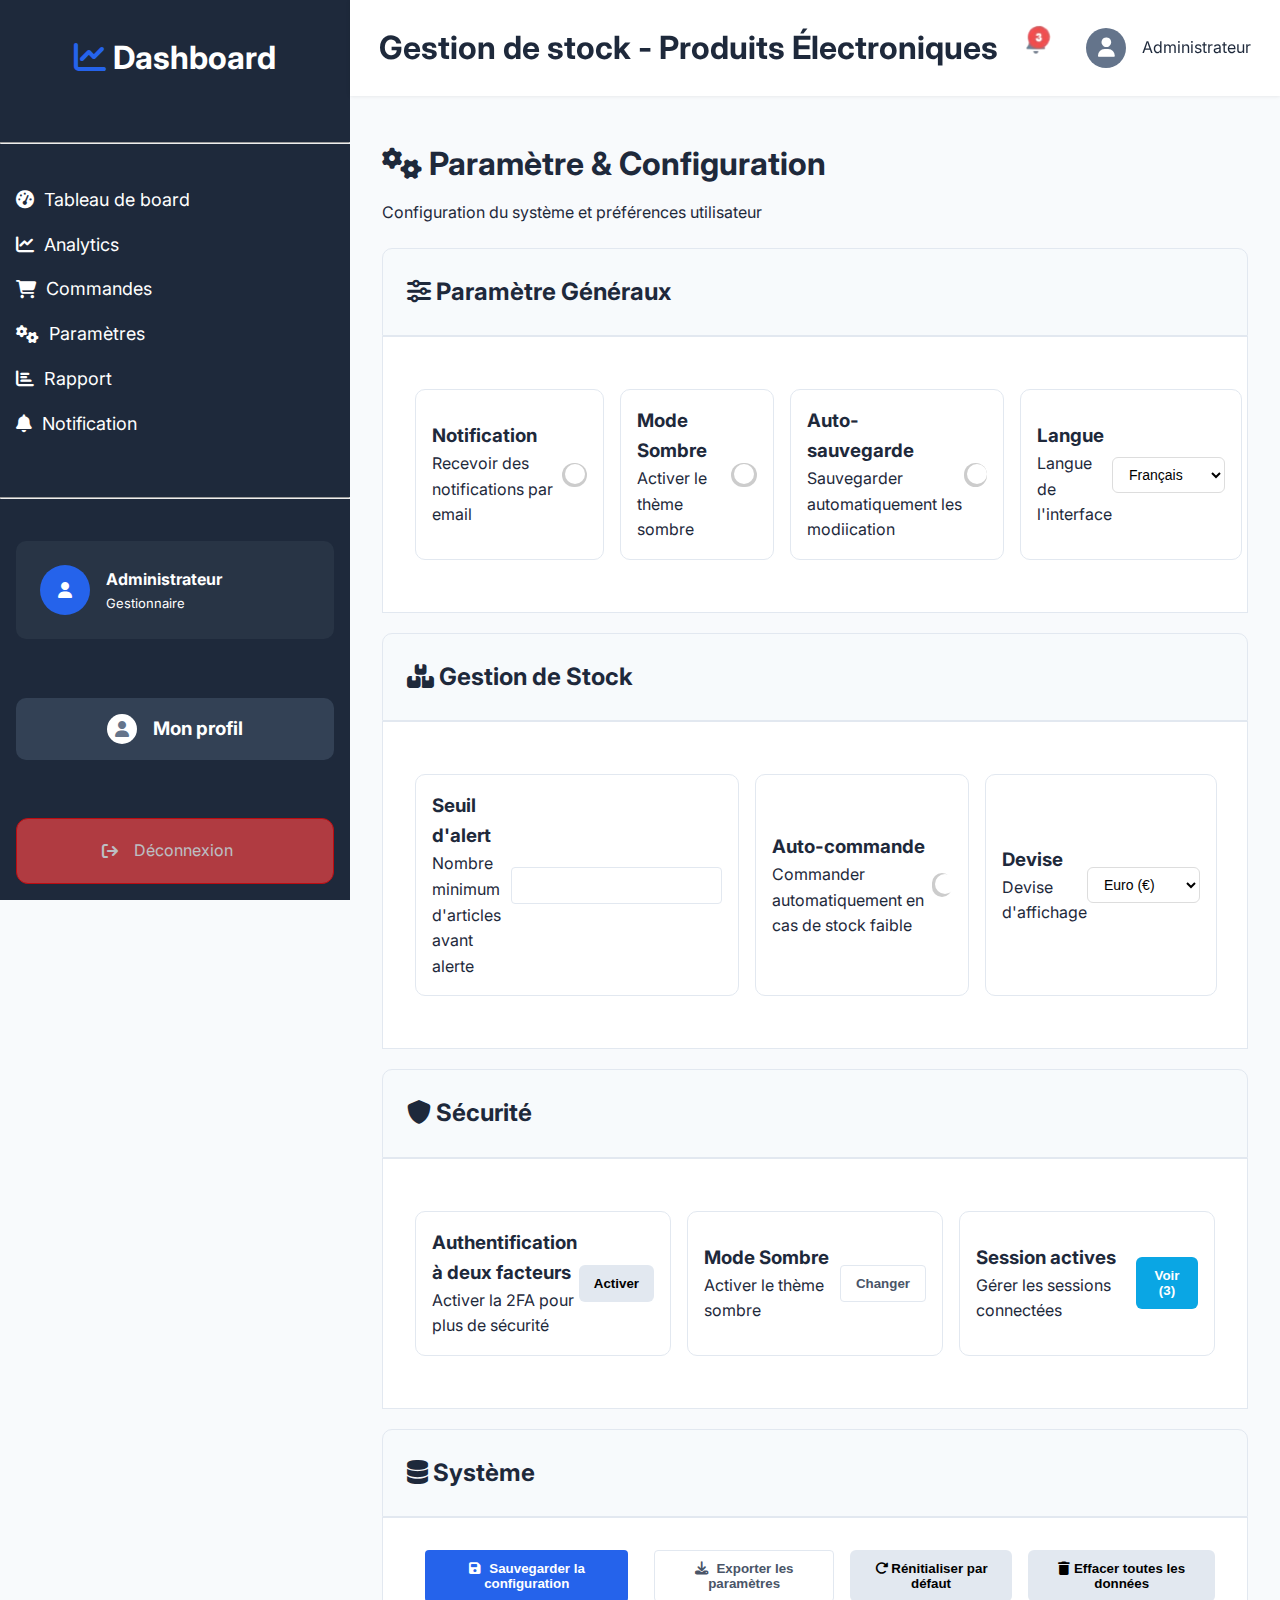
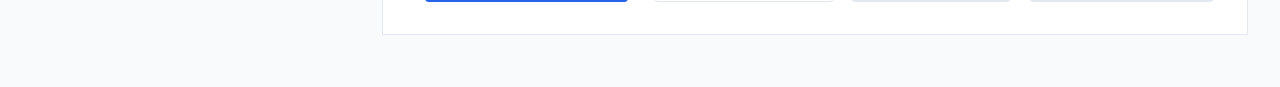
<file: Paramètres.html>
<!DOCTYPE html>
<html lang="fr">
<head>
  <meta charset="UTF-8">
  <meta name="viewport" content="width=device-width, initial-scale=1.0">
  <title>Dashboard</title>
  <link rel="stylesheet" href="style.css">
  <link rel="stylesheet" href="https://cdnjs.cloudflare.com/ajax/libs/font-awesome/6.5.0/css/all.min.css">
</head>
<body>
  <input type="checkbox" id="menu-toggle" hidden>
  <aside class="sidebar">
    <h2 class="logo"><i class="fa-solid fa-chart-line"></i> Dashboard</h2>
    <hr class="hr">
    <ul class="menu">
      <li><a href="index.html" class="close-menu"><i class="fa-solid fa-gauge-high"></i> Tableau de board</a></li>
      <li><a href="Analytics.html" class="close-menu"><i class="fa-solid fa-chart-line"></i> Analytics</a></li>
      <li><a href="Commandes.html" class="close-menu"><i class="fa-solid fa-cart-shopping"></i> Commandes</a></li>
      <li><a href="#" class="close-menu"><i class="fa-solid fa-gears"></i> Paramètres</a></li>
      <li><a href="Rapport.html" class="close-menu"><i class="fa-solid fa-chart-bar"></i> Rapport</a></li>
      <li><a href="Notification.html" class="close-menu"><i class="fa-solid fa-bell"></i> Notification</a></li>
    </ul>
     <hr>
    <div class="administration">
      <div class="avatar1">
        <i class="fa-solid fa-user"></i>
      </div>
      <div class="administration_text">
        <h3>Administrateur</h3>
        <p>Gestionnaire</p>
      </div>
    </div>
    <div class="mon_profil">
      <div class="avatar2">
        <i class="fa-solid fa-user"></i>
      </div>
      <a href="#Profil"><h3>Mon profil</h3></a>
    </div>

    <!-- contenu caché début -->
    <div id="Profil" class="Profil">
      <div class="Profil-content">
        <div class="enhaut">
          <h2 class="titre">
            <div class="avatar">
              <i class="fa-solid fa-user"></i>
            </div>
            Mon Profil
          </h2>
          <a href="#" class="close">&times;</a>
        </div>
        <div class="contenu">
          <div class="avatar1">
            <i class="fa-solid fa-user"></i>
          </div>
          <button class="export-btn">
            Changer la photo
          </button>
        </div>
        <div class="input">
            <div class="input-group">
              <label>Nom :</label>
              <input type="text" value="Administrateur">
            </div>
            <div class="input-group">
              <label>Prénom :</label>
              <input type="text" value="Jean">
            </div>

            <div class="input-group">
              <label>Email :</label>
              <input type="email" value="admin@dashboard.com">
            </div>

            <div class="input-group">
              <label>Téléphone :</label>
              <input type="tel" placeholder="+33 6 12 34 56 78">
            </div>

            <div class="input-group">
              <label>Rôle :</label>
              <input type="text" placeholder="Gestionnaire">
            </div>

            <div class="input-group">
              <label>Dernière connexion :</label>
              <input type="text" placeholder="15 Janvier 2024 à 14:30">
            </div>
        </div>
        <div class="btn2">
          <button class="export-btn">
            Fermer
          </button>
          <div>
          <button class="add-product-btn">
            Sauvegarder
        </button>
        </div>
      </div>
    </div>
    </div>
    <!-- contenu caché fin -->
    <div class="deconection">
        <i class="fa-solid fa-arrow-right-from-bracket"></i>
        <a href="login.html">Déconnexion</a><p>
    </div>
  </aside>
  <header class="header">
    <div class="header-left">
       <label for="menu-toggle" id="toggle-btn">
        <i class="fa-solid fa-bars"></i>
      </label>
      <h1>Gestion de stock - Produits Électroniques</h1>
    </div>
    <div class="header-right">
      <a href="Notification.html"><img src="cloch.png" alt="" class="cloch"></a>
      <div class="avatar">
        <i class="fa-solid fa-user"></i>
      </div>
      <p>Administrateur</p>
    </div>
  </header>

  <main class="content">
     <div class="content_text">
      <h1><i class="fa-solid fa-gears"></i> Paramètre & Configuration</h1>
      <p>Configuration du système et préférences utilisateur</p>
    </div>
    <div class="paramètre">
      <div class="entete">
        <h2><i class="fa-solid fa-sliders"></i> Paramètre Généraux</h2>
      </div>
      <div class="body">
        <div class="notif">
          <div class="notif_text">
            <h3>Notification</h3>
            <p>Recevoir des notifications par email</p>
          </div>
          <label class="switch">
            <input type="checkbox">
            <span class="slider"></span>
          </label>
        </div>
        <div class="notif">
          <div class="notif_text">
            <h3>Mode Sombre</h3>
            <p>Activer le thème sombre</p>
          </div>
          <label class="switch">
            <input type="checkbox">
            <span class="slider"></span>
          </label>
        </div>
        <div class="notif">
          <div class="notif_text">
            <h3>Auto-sauvegarde</h3>
            <p>Sauvegarder automatiquement les modiication</p>
          </div>
          <label class="switch">
            <input type="checkbox">
            <span class="slider"></span>
          </label>
        </div>
        <div class="notif">
          <div class="notif_text">
            <h3>Langue</h3>
            <p>Langue de l'interface</p>
          </div>
           <select id="periode">
            <option>Français</option>
            <option>Anglais</option>
            <option>Arabe</option>
            <option>Espagnole</option>
          </select>
        </div>
      </div>
    </div>

    <!-- 2 -->
    <div class="paramètre">
      <div class="entete">
        <h2><i class="fa-solid fa-boxes-stacked"></i> Gestion de Stock</h2>
      </div>
      <div class="body">
        <div class="notif">
          <div class="notif_text">
            <h3>Seuil d'alert</h3>
            <p>Nombre minimum d'articles avant alerte</p>
          </div>
          <input type="number" name="" class="export-btn">
        </div>
        <div class="notif">
          <div class="notif_text">
            <h3>Auto-commande</h3>
            <p>Commander automatiquement en cas de stock faible</p>
          </div>
          <label class="switch">
            <input type="checkbox">
            <span class="slider"></span>
          </label>
        </div>
        <div class="notif">
          <div class="notif_text">
            <h3>Devise</h3>
            <p>Devise d'affichage</p>
          </div>
          <select id="periode">
            <option>Euro (€)</option>
            <option>Dolard ($)</option>
            <option>Dinar (DA)</option>
            <option>Pesos ($)</option>
          </select>
        </div>
      </div>
    </div>

    <!-- 3 -->
    <div class="paramètre">
      <div class="entete">
        <h2><i class="fa-solid fa-shield"></i> Sécurité</h2>
      </div>
      <div class="body">
        <div class="notif">
          <div class="notif_text">
            <h3>Authentification à deux facteurs</h3>
            <p>Activer la 2FA pour plus de sécurité</p>
          </div>
           <button class="Traiter-btn">
             Activer
          </button>
        </div>

        <div class="notif">
          <div class="notif_text">
            <h3>Mode Sombre</h3>
            <p>Activer le thème sombre</p>
          </div>
          <button class="export-btn">Changer</button>
        </div>

        <div class="notif">
          <div class="notif_text">
            <h3>Session actives</h3>
            <p>Gérer les sessions connectées</p>
          </div>
          <button class="expedier-btn">
            Voir (3)
          </button>
        </div>
      </div>
    </div>


    <!-- 4 -->
    <div class="paramètre">
      <div class="entete">
        <h2><i class="fa-solid fa-database"></i> Système</h2>
      </div>
      <div class="body">
        <div class="bouttons">
          <button class="add-product-btn">
            <i class="fa-solid fa-floppy-disk"></i> Sauvegarder la configuration
          </button>
          <button class="export-btn"><i class="fa-solid fa-download"></i> Exporter les paramètres</button>
          <button class="Traiter-btn">
             <i class="fa-solid fa-rotate-right"></i> Rénitialiser par défaut
          </button>
          <button class="Traiter-btn">
             <i class="fa-solid fa-trash"></i> Effacer toutes les données
          </button>
        </div>
      </div>
      </div>
    </div>
  </main>
</body>
</html>
</file>
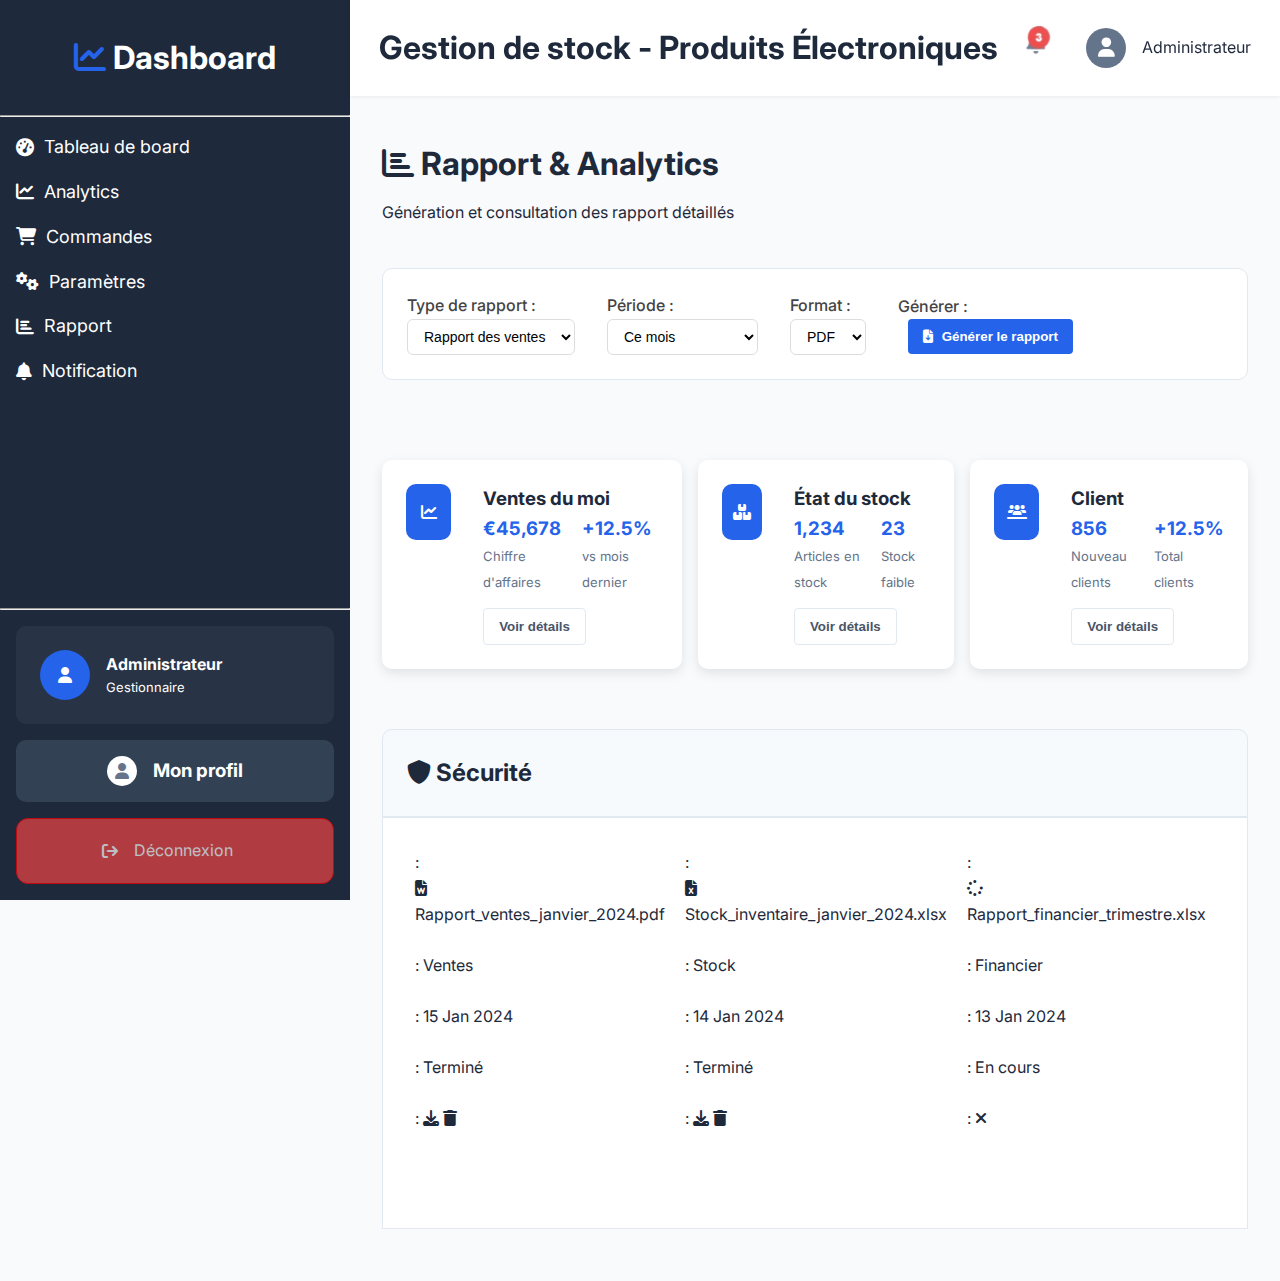
<file: Rapport.html>
<!DOCTYPE html>
<html lang="fr">
<head>
  <meta charset="UTF-8">
  <meta name="viewport" content="width=device-width, initial-scale=1.0">
  <title>Dashboard</title>
  <link rel="stylesheet" href="style.css">
  <link rel="stylesheet" href="https://cdnjs.cloudflare.com/ajax/libs/font-awesome/6.5.0/css/all.min.css">
</head>
<body>
  <input type="checkbox" id="menu-toggle" hidden>
  <aside class="sidebar">
    <div>
    <h2 class="logo"><i class="fa-solid fa-chart-line"></i> Dashboard</h2>
    <hr class="hr">
    <ul class="menu">
      <li><a href="index.html" class="close-menu"><i class="fa-solid fa-gauge-high"></i> Tableau de board</a></li>
      <li><a href="Analytics.html" class="close-menu"><i class="fa-solid fa-chart-line"></i> Analytics</a></li>
      <li><a href="Commandes.html" class="close-menu"><i class="fa-solid fa-cart-shopping"></i> Commandes</a></li>
      <li><a href="Paramètres.html" class="close-menu"><i class="fa-solid fa-gears"></i> Paramètres</a></li>
      <li><a href="#" class="close-menu"><i class="fa-solid fa-chart-bar"></i> Rapport</a></li>
      <li><a href="Notification.html" class="close-menu"><i class="fa-solid fa-bell"></i> Notification</a></li>
    </ul>
    </div>
    <div class="presentation">
    <hr>
    <div class="administration">
      <div class="avatar1">
        <i class="fa-solid fa-user"></i>
      </div>
      <div class="administration_text">
        <h3>Administrateur</h3>
        <p>Gestionnaire</p>
      </div>
    </div>
  <div class="mon_profil">
      <div class="avatar2">
        <i class="fa-solid fa-user"></i>
      </div>
      <a href="#Profil"><h3>Mon profil</h3></a>
    </div>

    <!-- contenu caché début -->
    <div id="Profil" class="Profil">
      <div class="Profil-content">
        <div class="enhaut">
          <h2 class="titre">
            <div class="avatar">
              <i class="fa-solid fa-user"></i>
            </div>
            Mon Profil
          </h2>
          <a href="#" class="close">&times;</a>
        </div>
        <div class="contenu">
          <div class="avatar1">
            <i class="fa-solid fa-user"></i>
          </div>
          <button class="export-btn">
            Changer la photo
          </button>
        </div>
        <div class="input">
            <div class="input-group">
              <label>Nom :</label>
              <input type="text" value="Administrateur">
            </div>
            <div class="input-group">
              <label>Prénom :</label>
              <input type="text" value="Jean">
            </div>

            <div class="input-group">
              <label>Email :</label>
              <input type="email" value="admin@dashboard.com">
            </div>

            <div class="input-group">
              <label>Téléphone :</label>
              <input type="tel" placeholder="+33 6 12 34 56 78">
            </div>

            <div class="input-group">
              <label>Rôle :</label>
              <input type="text" placeholder="Gestionnaire">
            </div>

            <div class="input-group">
              <label>Dernière connexion :</label>
              <input type="text" placeholder="15 Janvier 2024 à 14:30">
            </div>
        </div>
        <div class="btn2">
          <button class="export-btn">
            Fermer
          </button>
          <div>
          <button class="add-product-btn">
            Sauvegarder
        </button>
        </div>
      </div>
    </div>
    </div>
    <!-- contenu caché fin -->
    <div class="deconection">
        <i class="fa-solid fa-arrow-right-from-bracket"></i>
        <a href="login.html">Déconnexion</a><p>
    </div>
    </div>
  </aside>
  <header class="header">
    <div class="header-left">
       <label for="menu-toggle" id="toggle-btn">
        <i class="fa-solid fa-bars"></i>
      </label>
      <h1>Gestion de stock - Produits Électroniques</h1>
    </div>
    <div class="header-right">
      <a href="Notification.html"><img src="cloch.png" alt="" class="cloch"></a>
      <div class="avatar">
        <i class="fa-solid fa-user"></i>
      </div>
      <p>Administrateur</p>
    </div>
  </header>

  <main class="content">
    <div class="content_text">
        <h1><i class="fa-solid fa-chart-bar"></i> Rapport & Analytics</h1>
        <p>Génération et consultation des rapport détaillés</p>
    </div>
    <section class="status">
      <div class="filtre-item">
          <label for="statut">Type de rapport :</label>
          <select id="statut">
            <option>Rapport des ventes</option>
          </select>
      </div>

      <div class="filtre-item">
        <label for="periode">Période :</label>
        <select id="periode">
          <option>Ce mois</option>
          <option>7 derniers jours</option>
          <option>30 derniers jours</option>
          <option>Cette année</option>
        </select>
      </div>

      <div class="filtre-item">
        <label for="periode">Format :</label>
        <select id="periode">
          <option>PDF</option>
          <option>XML</option>
          <option>TXT</option>
          <option>SVG</option>
        </select>
      </div>
      <div class="filtre-item">
        <label for="periode">Générer :</label>
        <button class="add-product-btn">
            <i class="fa-solid fa-file-arrow-down"></i> Générer le rapport
        </button>
      </div>
    </section>
  <section class="cards">
    <!-- 1 -->
    <section class="status1">
      <div class="card1_icon">
          <i class="fa-solid fa-chart-line"></i>
      </div>
      <div class="vente_mois">
          <h3>Ventes du moi</h3>
        <div  class="vente_mois_flex">
          <div>
            <h3>€45,678</h3>
            <span >Chiffre d'affaires</span>
          </div>
          <div>
            <h3>+12.5%</h3>
            <span>vs mois dernier</span>
          </div>
        </div>
           <button type="button" class="entete_button">Voir détails</button> 
      </div> 
    </section>

    <!-- 2 -->
    <section class="status1">
      <div class="card1_icon">
          <i class="fa-solid fa-boxes-stacked"></i>
      </div>
      <div class="vente_mois">
        <h3>État du stock</h3>
        <div class="vente_mois_flex">
          <div>
            <h3>1,234</h3>
            <span>Articles en stock</span>
          </div>
          <div>
            <h3>23</h3>
            <span>Stock faible</span>
          </div>
        </div> 
          <button type="button" class="entete_button">Voir détails</button> 
      </div>
    </section>
    <!-- 3 -->
    <section class="status1">
      <div class="card1_icon">
          <i class="fa-solid fa-users-line"></i>
      </div>
      <div class="vente_mois">
        <h3>Client</h3>
        <div class="vente_mois_flex">
          <div>
            <h3>856</h3>
            <span>Nouveau clients</span>
          </div>
          <div>
            <h3>+12.5%</h3>
            <span>Total clients</span>
          </div>
        </div> 
          <button type="button" class="entete_button">Voir détails</button> 
      </div>
    </section>
  </section>

    <div class="paramètre">
      <div class="entete">
        <h2><i class="fa-solid fa-shield"></i> Sécurité</h2>
      </div>
      <div class="body">
        <div class="div1">
          <p>:</p>
          <p><i class="fa-solid fa-file-word"></i> Rapport_ventes_janvier_2024.pdf</p><br>
          <p>: Ventes</p><br>
          <p>: 15 Jan 2024</p><br>
          <p>: Terminé</p><br>
          <p>:   <i class="fa-solid fa-download"></i>  <i class="fa-solid fa-trash"></i></p>
        </div>
        <div class="div1">
          <p>:</p>
          <p><i class="fa-solid fa-file-excel"></i> Stock_inventaire_janvier_2024.xlsx</p><br>
          <p>: Stock</p><br>
          <p>: 14 Jan 2024</p><br>
          <p>: Terminé</p><br>
          <p>:   <i class="fa-solid fa-download"></i>  <i class="fa-solid fa-trash"></i></p>
        </div>
        <div class="div1">
          <p>:</p>
          <p><i class="fa-solid fa-spinner"></i> Rapport_financier_trimestre.xlsx</p><br>
          <p>: Financier</p><br>
          <p>: 13 Jan 2024</p><br>
          <p>: En cours</p><br>
          <p>: <i class="fa-solid fa-xmark"></i></p>
        </div>
        
      </div>
    </div>
  </main>
</body>
</html>
</file>
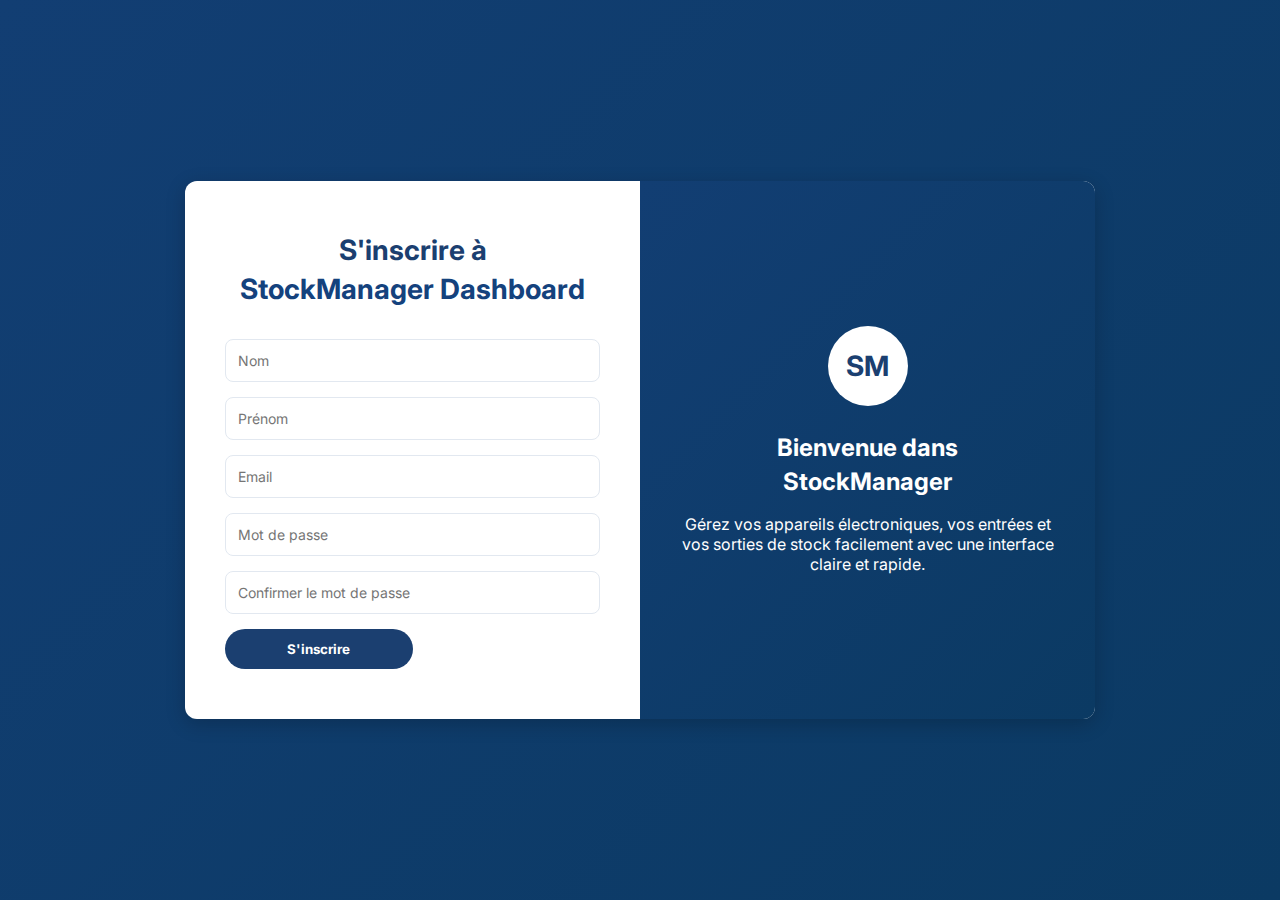
<file: signin.html>
<!DOCTYPE html>
<html lang="fr">
<head>
  <meta charset="UTF-8">
  <meta name="viewport" content="width=device-width, initial-scale=1.0">
  <title>Inscription - StockManager</title>
  <link rel="stylesheet" href="signin.css">
</head>
<body>
  <div class="container">
    <div class="register-box">
      <div class="register-left">
        <h2>S'inscrire à <br><span>StockManager Dashboard</span></h2>
        <form>
          <input type="text" placeholder="Nom" required>
          <input type="text" placeholder="Prénom" required>
          <input type="email" placeholder="Email" required>
          <input type="password" placeholder="Mot de passe" required>
          <input type="password" placeholder="Confirmer le mot de passe" required>

          <button type="submit" class="btn">S'inscrire</button>
        </form>
      </div>

      <div class="register-right">
        <div class="circle">SM</div>
        <h3>Bienvenue dans <br><span>StockManager</span></h3>
        <p>Gérez vos appareils électroniques, vos entrées et vos sorties de stock facilement avec une interface claire et rapide.</p>
      </div>
    </div>
  </div>
</body>
</html>
</file>
<file: style.css>
@import url("https://fonts.googleapis.com/css2?family=Inter:wght@100;200;300;400;500;600;700;800;900&display=swap");


:root{
  --primary-color: #2563eb;       /* Bleu principal */
  --primary-dark: #1d4ed8;        /* Bleu foncé*/
  --secondary-color: #64748b;     /* Gris secondaire */
  --success-color: #10b981;       /* Vert succès */
  --warning-color: #f59e0b;       /* Orange avertissement */
  --danger-color:  #ef4444;       /* Rouge erreur */

  --background-color: #f8fafc;    
  --sidebar-bg: #1e293b;          
  --sidebar-hover: #334155;       
  --white: #ffffff;

  --text-primary: #1e293b;
  --text-secondary: #64748b;
  --text-white: #ffffff;

  --border-color: #e2e8f0;

  --shadow: 0 1px 3px 0 rgba(0,0,0,0.1), 0 1px 2px 0 rgba(0,0,0,0.06);
  --shadow-md: 0 4px 6px -1px rgba(0,0,0,0.1), 0 2px 4px -1px rgba(0,0,0,0.06);
  --shadow-lg: 0 10px 15px -3px rgba(0,0,0,0.1), 0 4px 6px -2px rgba(0,0,0,0.05);

  --font-sans: 'Inter', -apple-system, BlinkMacSystemFont, 'Segoe UI', Roboto, sans-serif;
  --base-font-size: 16px;
  --line-height: 1.6;

  --space-xs: 0.25rem;  
  --space-sm: 0.5rem;   
  --space-md: 1rem;     
  --space-lg: 1.5rem;   
  --space-xl: 2rem;     
  --space-2xl: 3rem;    
  --space-3xl: 4rem;    

  --rounded-sm: 0.375rem;  
  --rounded: 0.5rem;       
  --rounded-lg: 0.75rem;   
  --rounded-full: 9999px;

  --transition-fast: 0.2s ease;
  --transition-medium: 0.3s ease;
  --transition-slow: 0.5s ease;
}

* {
  margin: 0;
  padding: 0;
  box-sizing: border-box;
}

body {
  background-color: var(--background-color);
  font-family: 'Inter', -apple-system, BlinkMacSystemFont, 'Segoe UI', Roboto, sans-serif;
  line-height: var(--line-height);
  color: var(--text-primary);
  display: flex;
}

.sidebar {
  position: fixed;
  top: 0;
  left: 0;
  width: 350px;
  height: 100vh;
  background-color: var(--sidebar-bg);
  color: var(--text-white);
  display: flex;
  flex-direction: column;
  justify-content: space-between;
}

#menu-toggle:checked ~ .sidebar {
  left: 0;
}

#toggle-btn {
  font-size: 24px;
  cursor: pointer;
  color: #333;
  display: none; 
}

.sidebar .logo {
  font-size: 2rem;
  padding: 2rem;
  text-align: center;

}
.sidebar .logo i {
  font-size: 2rem;
  color: var(--primary-color);
}

.sidebar .menu {
  list-style: none;
  padding: 1rem;
}

.sidebar .menu li {
  margin-bottom: 1rem;
}

.sidebar .menu a {
  display: flex;
  align-items: center;
  gap: 10px;
  text-decoration: none;
  color: var(--text-white);
  border-radius: 8px;
  font-size: large;
}

.sidebar .menu a:hover {
  background-color: var(--sidebar-hover);
}

.sidebar .menu a:focus {
  background-color: var(--primary-color);
}

.hr {
  color: var(--border-color);
}

.administration {
  padding: 1.5em;
  background-color: #283445;
  display: flex;
  align-items: center;
  margin: 1em;
  gap: 1em;
  border-radius: 10px;
  cursor: pointer;
}
.administration:hover {
  transform: translateY(2px);
}
.administration h3 {
  font-size: medium;
}
.administration p {
  font-size: small;
}

.avatar1 {
  border-radius: 50%;
  width: 50px;
  height: 50px;
  display: flex;
  justify-content: center;
  align-items: center;
  background-color: var(--primary-color);
}

.mon_profil {
  display: flex;
  justify-content: center;
  align-items: center;
  padding: 1em;
  background-color: var(--sidebar-hover);
  gap: 1em;
  border-radius: 10px;
  margin: 1em;
  cursor: pointer;
}
.mon_profil:hover {
 transform: translateY(2px);
}
.mon_profil a {
  text-decoration: none;
  color: var(--text-white);
  font-size: medium;
}

.Profil {
    position: fixed;
    top: 0; left: 0;
    width: 100%; height: 100%;
    background: rgba(0,0,0,0.6);
    display: none;
    align-items: center;
    justify-content: center;
}

.Profil:target {
  display: flex;
}

.Profil-content {
    background: #fff;
    border-radius: 10px;
    width: 700px;
    height: 600px;
    padding: 20px;
    box-shadow: 0 5px 20px rgba(0,0,0,0.3);
    animation: fadeIn 0.3s ease;
    overflow-y: scroll;
} 

@keyframes fadeIn {
    from {opacity: 0; transform: scale(0.9);}
    to {opacity: 1; transform: scale(1);}
  } 

  .close {
    float: right;
    text-decoration: none;
    font-size: 22px;
    color: #555;
  }


.enhaut {
  display: flex;
  justify-content: space-between;
  color: #555;
}

.titre {
  display: flex;
  align-items: center;
  justify-content: center;
  gap: 10px;
}

.contenu {
  display: flex;
  justify-content: center;
  align-items: center;
  flex-direction: column;
  gap: 1em;
}

  .input-group {
    margin: 15px 0;
  }

  .input-group label {
    display: block;
    font-size: 14px;
    color: #555;
    padding-bottom: 1em;
  }

  .input-group input {
    width: 100%;
    padding: 8px;
    border-radius: 6px;
    border: 1px solid #ccc;
  }

  .btn2 {
    display: flex;
    justify-content: end;
  }

  /* fin du contenu caché */

.avatar2 {
  border-radius: 50%;
  width: 30px;
  height: 30px;
  display: flex;
  justify-content: center;
  align-items: center;
  background-color: var(--text-white);
}
.avatar2 i {
  color: var(--text-secondary);
}

.deconection {
  padding: 1.2em;
  background-color: var(--danger-color);
  margin: 1em;
  display: flex;
  justify-content: center;
  align-items: center;
  border-radius: 12px;
  gap: 1em;
  opacity: 0.7;
  border: 1px solid red;
  cursor: pointer;
}
.deconection a {
  text-decoration: none;
  color: white;
}

.deconection:hover {
  opacity: 20;
 transform: translateY(2px);
}

.header {
  position: fixed;
  top: 0;
  left: 350px;
  right: 0;
  height: 60px;
  background-color: #ffffff;
  box-shadow: 0 0 4px rgba(0, 0, 0, 0.1);
  display: flex;
  justify-content: space-between;
  align-items: center;
  padding: 3rem 1.8rem;
  z-index: 100;
}

.header-left {
  display: flex;
  align-items: center;
  gap: 1rem;
}

#toggle-btn {
  display: none;
  background: none;
  border: none;
  font-size: 1.2rem;
  cursor: pointer;
}

.header-right {
  display: flex;
  align-items: center;
  gap: 1rem;
}

.header-right .search {
  border: 1px solid #e2e8f0;
  border-radius: 8px;
  padding: 0.5rem 1rem;
  outline: none;
}

.header-right i {
  font-size: 1.2rem;
  cursor: pointer;
}

.cloch {
  width: 4em;
  cursor: pointer;
  background-size: cover;
}

.avatar {
  border-radius: 50%;
  width: 40px;
  height: 40px;
  display: flex;
  justify-content: center;
  align-items: center;
  color: white;
  background-color: var(--secondary-color);

}

.content {
  margin-left: 350px;
  margin-top: 100px;
  padding: 2rem;
  width: 100%;
  overflow-y: scroll;
}

.content_text {
  line-height: 2;
}
.content_text h1 {
  font-size: 2rem;
}


.grid-4{
  display:grid;
  grid-template-columns: repeat(4,1fr);
  gap: var(--space-lg); /* 1.5rem */
  margin-top: 1em;
}

.card1 {
  width: 100%;
  display: flex;
  align-items: center;
  gap: 1em;
  background-color: var(--text-white);
  padding: 1.5em;
  border-radius: 10px;
  transition: all 0.5s ease;
  border: 1px solid var(--border-color);
}


.card1:hover {
  transform: translateY(-5px);
  box-shadow: 0 4px 12px rgba(0, 0, 0, 0.1);
}



.card1_icon {
  background-color: var(--primary-color);
  width: 3.5em;
  height: 3.5em;
  border-radius: 10px;
  display: flex;
  justify-content: center;
  align-items: center;
  color: var(--text-white);
}

.card1_text p {
  font-size: 14px;
}

.card2_icon {
  background-color: var(--warning-color);
  width: 3.5em;
  height: 3.5em;
  border-radius: 10px;
  display: flex;
  justify-content: center;
  align-items: center;
  color: var(--text-white);
}
.card3_icon {
  background-color: var(--success-color);
  width: 3.5em;
  height: 3.5em;
  border-radius: 10px;
  display: flex;
  justify-content: center;
  align-items: center;
  color: var(--text-white);
}
.card4_icon {
  background-color: var(--text-secondary);
  width: 3.5em;
  height: 3.5em;
  border-radius: 10px;
  display: flex;
  justify-content: center;
  align-items: center;
  color: var(--text-white);
}
.card5_icon {
  background-color: var(--warning-color);
  width: 3.5em;
  height: 3.5em;
  border-radius: 10px;
  display: flex;
  justify-content: center;
  align-items: center;
  color: var(--text-white);
}
.card6_icon {
  background-color: var(--danger-color);
  width: 3.5em;
  height: 3.5em;
  border-radius: 10px;
  display: flex;
  justify-content: center;
  align-items: center;
  color: var(--text-white);
}

.card7_icon {
  background-color: #9567F7;
  width: 3.5em;
  height: 3.5em;
  border-radius: 10px;
  display: flex;
  justify-content: center;
  align-items: center;
  color: var(--text-white);
}


.stock {
    padding: 20px;
    max-width: 100%;
    margin: 20px auto;
    background-color: white;
    border-radius: 8px;
    border: 1px solid var(--border-color);
    
    transition: all 0.5s ease;
}

  
.stock:hover {
  box-shadow: 0 4px 12px rgba(0, 0, 0, 0.1);
}
.stock tr:hover {
  background-color: var(--border-color);
}

.stock h2 {
    font-size: 1.2em;
    font-weight: bold;
    margin-top: 0;
    margin-bottom: 20px;
}

.actions {
    display: flex;
    justify-content: space-between;
    align-items: center;
    margin-bottom: 20px;
}

.search-box {
    display: flex;
    align-items: center;
    border-radius: 4px;
    padding: 8px 10px;
    width: 300px;
}

.search-box i {
    color: #a0aec0;
    margin-right: 10px;
}

.search-box input {
    border: none;
    outline: none;
    width: 100%;
    font-size: 1em;
}

.add-product-btn, .export-btn {
    padding: 10px 15px;
    border: none;
    border-radius: 4px;
    cursor: pointer;
    font-weight: bold;
    margin-left: 10px;
}

.add-product-btn {
    background-color: var(--primary-color); 
    color: white;
}

.export-btn {
    background-color: white;
    color: #4a5568;
    border: 1px solid #e2e8f0;
    text-decoration: none;
}

.add-product-btn i, .export-btn i {
    margin-right: 5px;
}

.product-table {
    width: 100%;
    border-collapse: collapse;
    margin-top: 20px;
}

.product-table thead th {
    background-color: #f7fafc;
    color: #718096;
    text-align: left;
    padding: 15px;
    font-weight: 600;
    text-transform: uppercase;
    font-size: 0.75em;
    border-bottom: 2px solid var(--border-color);
}

.product-table tbody td {
    padding: 15px;
    border-bottom: 1px solid #edf2f7;
    font-size: 0.9em;
}


.product-details {
    display: flex;
    align-items: center;
    gap: 1em;
}

.product-details_icon {
  display: flex;
  justify-content: center;
  align-items: center;
  text-align: center;
  width: 2em;
  height: 2em;
  background-color: var(--border-color);
  border-radius: 5px;
}

.product-icon {
    font-size: 1em;
    color: #4a5568;
    width: 30px; 
}

.product-details strong {
    display: block;
    color: #2d3748;
    font-weight: 600;
    margin-bottom: 2px;
}

.product-details span {
    display: block;
    color: #a0aec0;
    font-size: 0.85em;
}

.badge {
    padding: 4px 10px;
    border-radius: 9999px; 
    font-size: 0.75em;
    font-weight: bold;
    text-align: center;
    text-transform: uppercase;
}

.badge-active {
    background-color: #f0fdf4; 
    color: #38a169;
}


.badge-low-stock {
    background-color: #fffaf0; 
    color: #d69e2e;
}

.badge-laptop {
    background-color: #ebf8ff; 
    color: #2b6cb0;
}

.badge-smartphone {
    background-color: #f0fdf4; 
    color: #38a169;
}

.badge-audio {
    background-color: #fffaf0; 
    color: #d69e2e;
}

.badge-tablette {
    background-color: #f0f5ff; 
    color: #4c51bf;
}

.badge-tv {
    background-color: #ffeef2; 
    color: #e53e3e;
}

.stock-level {
    display: inline-block;
    padding: 4px 10px;
    border-radius: 9999px;
    font-weight: bold;
    font-size: 0.85em;
}

.stock-good {
    background-color: #f0fdf4; 
    color: #38a169;
}

.stock-moderate {
    background-color: #fff3e0; 
    color: #ff9800;
}

.stock-low {
    background-color: #fecaca; 
    color: #c53030;
}

.actions-icons {
    display: flex;
    gap: 15px;
    font-size: 1.1em;
    color: #a0aec0;
}

.action-icon {
    cursor: pointer;
}

.action-icon:hover {
    color: #4a5568;
}

.pourcentage_positive {
  background-color: #7ef4af57; 
  color: green;
  padding: 4px 10px;
  border-radius: 6px;
}
.pourcentage_negative {
  background-color: #f0a1a1a0;
  color: var(--danger-color);
  padding: 4px 10px;
  border-radius: 6px;
}

.charte {
  display: flex;
  width: 100%;
  margin: 20px auto;
  gap: 2em;
  
}


.evolution_des_vente {
  width: 60%;
}

.evolution_des_vente:hover {
  box-shadow: 0 0 15px var(--shadow-lg);
}

.entete {
  background-color: #f7fafc;
  padding: 1.5em;
  border-top-left-radius: 10px;
  border-top-right-radius: 10px;
  border: 1px solid var(--border-color);
}

.entete_button {
    padding: 10px 15px;
    border-radius: 4px;
    cursor: pointer;
    font-weight: bold;
    background-color: white;
    color: #4a5568;
    border: 1px solid #e2e8f0;
    margin-top: 1em;
}

.entete_button i {
    margin-left: 10px;
}

.body {
  padding: 2em;
  background-color: var(--text-white);
  border: 1px solid var(--border-color);
  
}

.carte {
  display: flex;
  justify-content: center;
  align-items: flex-end;
  width: 100%;
  gap: 10px;
}

.carte1 {
  display: flex;
  flex-direction: column;
  align-items: center;
  gap: 10px;
  transition: all 0.5s ease;
}
.carte1:hover {
  transform: translateY(-5px);
  box-shadow: 0 0 15px var(--main-color);
  cursor: pointer;
}

.Jan {
  width: 3em;
  height: 20px;
  background: linear-gradient(160deg, #66A9FA, #2F73EA);
  border-top-left-radius: 6px;
  border-top-right-radius: 6px;
}

.carte1_text {
  display: flex;
  flex-direction: column;
  align-items: center;
}

.span1 {
  font-size: 12px;
}
.span2 {
  font-size: 12px;
  font-weight: bold;
  color: var(--primary-color);
}


.Fev {
  width: 3em;
  height: 60px;
  background: linear-gradient(160deg,#66A9FA,#2F73EA);
  border-top-left-radius: 6px;
  border-top-right-radius: 6px;
}

.Mar {
  width: 3em;
  height: 54px;
  background: linear-gradient(160deg,#66A9FA,#2F73EA);
  border-top-left-radius: 6px;
  border-top-right-radius: 6px;
}

.Avr {
  width: 3em;
  height: 80px;
  background: linear-gradient(160deg,#66A9FA,#2F73EA);
  border-top-left-radius: 6px;
  border-top-right-radius: 6px;
}

.Mai {
  width: 3em;
  height: 70px;
  background: linear-gradient(160deg,#66A9FA,#2F73EA);
  border-top-left-radius: 6px;
  border-top-right-radius: 6px;
}

.Jun {
  width: 3em;
  height: 88px;
  background: linear-gradient(160deg,#66A9FA,#2F73EA);
  border-top-left-radius: 6px;
  border-top-right-radius: 6px;
}

.Jul {
  width: 3em;
  height: 70px;
  background: linear-gradient(160deg,#66A9FA,#2F73EA);
  border-top-left-radius: 6px;
  border-top-right-radius: 6px;
}

.Aou {
  width: 3em;
  height: 140px;
  background: linear-gradient(160deg,#66A9FA,#2F73EA);
  border-top-left-radius: 6px;
  border-top-right-radius: 6px;
}

.Sept {
  width: 3em;
  height: 110px;
  background: linear-gradient(160deg,#66A9FA,#2F73EA);
  border-top-left-radius: 6px;
  border-top-right-radius: 6px;
}

.Oct {
  width: 3em;
  height: 90px;
  background: linear-gradient(160deg,#66A9FA,#2F73EA);
  border-top-left-radius: 6px;
  border-top-right-radius: 6px;
}

.Nov {
  width: 3em;
  height: 140px;
  background: linear-gradient(160deg,#66A9FA,#2F73EA);
  border-top-left-radius: 6px;
  border-top-right-radius: 6px;
}

.Dec {
  width: 3em;
  height: 125px;
  background: linear-gradient(160deg,#66A9FA,#2F73EA);
  border-top-left-radius: 6px;
  border-top-right-radius: 6px;
}

.pied {
  display: flex;
  gap: 2em;
  background-color: #f7fafc;
  padding: 1em;
  border-bottom-left-radius: 10px;
  border-bottom-right-radius: 10px;
  border: 1px solid var(--border-color);
}

.legend1 {
  display: flex;
  justify-content: center;
  align-items: center;
  gap: 1em;
}
.legend2 {
  display: flex;
  justify-content: center;
  align-items: center;
  gap: 1em;
}

.bleu {
  width: 10px;
  height: 10px;
  background-color: var(--primary-color);
  border-radius: 50%;
}

.vert {
  width: 10px;
  height: 10px;
  background-color: #10b981;
  border-radius: 50%;
}

.reparation_par_categorie {
  width: 40%;
}


.reparation_par_categorie:hover {
  box-shadow: 0 0 15px var(--shadow-lg);
}

.bodye {
  padding: 2.5em;
  background-color: var(--text-white);
  border: 1px solid var(--border-color);
  border-bottom-left-radius: 10px;
  border-bottom-right-radius: 10px;
}

.un {
  padding-bottom: 1em;
}

.un_text{
  display: flex;
  justify-content: space-between;
  
}
.un_text span{
  color: var(--primary-color);
  font-weight: bold;
}

.pourcentage {
  display: flex;
  justify-content: space-between;
  align-items: center;
  gap: 1em;
}

.pourcent {
  width: 35em;
  height: 10px;
  background-color: var(--border-color);
  border-radius: 4px;
}

.produit {
    padding: 20px;
    width: 100%;
    margin: 20px auto;
    background-color: white;
    border-radius: 8px;
    border: 1px solid var(--border-color);
}


.rang1 {
  width: 1.5em;
  height: 1.5em;
  background-color: var(--warning-color);
  border-radius: 50%;
  display: flex;
  justify-content: center;
  align-items: center;
  color: white;
  margin-top: 10px;
  font-weight: bold;
}

.rang2 {
  width: 1.5em;
  height: 1.5em;
  background-color: var(--secondary-color);
  border-radius: 50%;
  display: flex;
  justify-content: center;
  align-items: center;
  color: white;
  margin-top: 10px;
  font-weight: bold;
}

.rang3 {
  width: 1.5em;
  height: 1.5em;
  background-color: #AC6409;
  border-radius: 50%;
  display: flex;
  justify-content: center;
  align-items: center;
  color: white;
  margin-top: 10px;
  font-weight: bold;
}


.status {
  width: 100%;
  display: flex;
  align-items: center;
  gap: 2em;
  background-color: var(--text-white);
  padding: 1.5em;
  border-radius: 10px;
  border: 1px solid var(--border-color);
  margin: 40px auto;
}

.filtre-item {
  display: flex;
  flex-direction: column;
}

.filtre-item label {
  margin-right: 5px; 
  font-weight: 500;
  color: #444;
}

select, 
input[type="text"] {
  padding: 8px 12px;
  border: 1px solid #ddd;
  border-radius: 6px;
  background-color: #fff;
  font-size: 14px;
  outline: none;
  transition: border-color 0.2s;
}

select:focus,
input[type="text"]:focus {
  border-color: #2c7efb;
}

.recherche {
  display: flex;
  justify-content: center;
  align-items: center;
  margin-top: 1.6em;
}

.recherche input {
  width: 220px;
}

.recherche button {
  background-color: #2c7efb;
  border: none;
  color: white;
  padding: 9px 13px;
  border-radius: 0 6px 6px 0;
  cursor: pointer;
  transition: background-color 0.3s;
}

.recherche button:hover {
  background-color: #1f66d1;
}

.commande {
  width: 100%;
  align-items: center;
  gap: 2em;
  background-color: var(--text-white);
  padding: 1.5em;
  border-radius: 10px;
  border: 1px solid var(--border-color);
  margin: 40px auto;
}

.commande_text {
  display: flex;
  justify-content: space-between;
}

.partie1 span {
  font-size: small;
}
.partie2 span {
  font-size: small;
}
.partie2 p {
  font-weight: bold;
  color: var(--primary-color);
}

.commande_milieu {
  background-color: var(--border-color);
  padding: 1em;
  border-radius: 6px;
  margin-top: 1em;
  display: flex;
  justify-content: space-between;
}

.commande_milieu span {
  font-size: small;
}

.money {
  color: var(--primary-color);
  font-weight: bold;
}

.commande_fin {
  display: flex;
  gap: 1em;
  margin-top: 1em;
}

.voir_detail-btn {
    padding: 11px 15px;
    border: none;
    border-radius: 6px;
    cursor: pointer;
    font-weight: bold;
    background-color: var(--primary-color); 
    color: white;
    text-decoration: none;
}
.Filtrer-btn {
    padding: 11px 15px;
    border: none;
    border-radius: 6px;
    cursor: pointer;
    font-weight: bold;
    background-color: var(--primary-color); 
    color: white;
    margin-top: 2em;
}

.Filtrer-btn:hover {
    background-color: var(--primary-dark);
}

.Traiter-btn {
    padding: 11px 15px;
    border: none;
    border-radius: 6px;
    cursor: pointer;
    font-weight: bold;
    background-color: var(--border-color); 
}


.Traiter-btn:hover {
    background-color: var(--secondary-color);
}
.expedier-btn {
    padding: 11px 15px;
    border: none;
    border-radius: 6px;
    cursor: pointer;
    font-weight: bold;
    background-color: #0AA6E4; 
    color: white;
}

.expedier-btn:hover {
    background-color: transparent;
    color: grey;
    border: 1px solid gray;
}

.Alert {
  width: 100%;
  display: flex;
  align-items: center;
  justify-content: start;
  gap: 2em;
  background-color: var(--text-white);
  padding: 1.5em;
  border-radius: 10px;
  transition: all 0.5s ease;
  margin: 40px auto;
  border-left: 4px solid var(--danger-color);
}

.Alert1 {
  width: 100%;
  display: flex;
  align-items: center;
  justify-content: start;
  gap: 2em;
  background-color: var(--text-white);
  padding: 1.5em;
  border-radius: 10px;
  transition: all 0.5s ease;
  margin: 40px auto;
  border-left: 4px solid var(--primary-color);
}

.Alert2 {
  width: 100%;
  display: flex;
  align-items: center;
  justify-content: start;
  gap: 2em;
  background-color: var(--text-white);
  padding: 1.5em;
  border-radius: 10px;
  transition: all 0.5s ease;
  margin: 40px auto;
}

.cercle_icon {
  width: 2em;
  height: 2em;
  background-color: var(--danger-color);
  border-radius: 50%;
  display: flex;
  justify-content: center;
  align-items: center;
  color: var(--primary-color);
}
.cercle_icon1 {
  width: 2em;
  height: 2em;
  background-color: var(--primary-color);
  border-radius: 50%;
  display: flex;
  justify-content: center;
  align-items: center;
  color: var(--primary-dark);
}
.cercle_icon2 {
  width: 2em;
  height: 2em;
  background-color: var(--success-color);
  border-radius: 50%;
  display: flex;
  justify-content: center;
  align-items: center;
  color: var(--primary-dark);
}
.cercle_icon3 {
  width: 2em;
  height: 2em;
  background-color: var(--secondary-color);
  border-radius: 50%;
  display: flex;
  justify-content: center;
  align-items: center;
  color: var(--primary-dark);
}
.cercle_icon4 {
  width: 2em;
  height: 2em;
  background-color: var(--warning-color);
  border-radius: 50%;
  display: flex;
  justify-content: center;
  align-items: center;
  color: var(--primary-dark);
}

.flex {
  display: flex;
  justify-content: space-between;
} 

.Alert_text {
  width: 100%;
}

.Alert_btn {
  margin-top: 1em;
}

.Alert_btn1 {
    padding: 11px 15px;
    border: none;
    border-radius: 6px;
    cursor: pointer;
    font-weight: bold;
    background-color: var(--border-color); 
}

.Alert_btn2 {
    padding: 11px 15px;
    border: none;
    border-radius: 6px;
    cursor: pointer;
    font-weight: bold;
    background-color: whitesmoke; 
}
.Alert_btn3 {
    padding: 11px 15px;
    border: none;
    border-radius: 6px;
    cursor: pointer;
    font-weight: bold;
    background-color: var(--primary-color); 
    color: white;
}
.Alert_btn4 {
    padding: 11px 15px;
    border: none;
    border-radius: 6px;
    cursor: pointer;
    font-weight: bold;
    background-color: #53acd9; 
    color: white;
}
.Alert_btn5 {
    padding: 11px 15px;
    border: 1px solid gray;
    border-radius: 6px;
    cursor: pointer;
    font-weight: bold;
    color: grey;
}

.checbox {
  display: flex;
  gap: 1em;
}

.paramètre {
  width: 100%;
  margin: 20px auto;
}
.paramètre .body {
  display: flex;
  gap: 1em;
}

.notif {
  width: 100%;
  background-color: var(--text-white);
  border: 1px solid var(--border-color);
  padding: 1em;
  border-radius: 10px;
  display: flex;
  justify-content: space-between;
  align-items: center;
  margin: 20px auto;
}

.switch {
  position: relative;
  display: inline-block;
  width: 50px;
  height: 24px;
}

.switch input {
  opacity: 0;
  width: 0;
  height: 0;
}

.slider {
  position: absolute;
  cursor: pointer;
  top: 0;
  left: 0;
  right: 0;
  bottom: 0;
  background-color: #ccc;
  transition: 0.4s;
  border-radius: 24px;
}

.slider::before {
  position: absolute;
  content: "";
  height: 20px;
  width: 20px;
  left: 3px;
  bottom: 3px;
  background-color: white;
  transition: 0.4s;
  border-radius: 50%;
}

input:checked + .slider {
  background-color: #4285f4; 
}

input:checked + .slider::before {
  transform: translateX(25px);
}


.bouttons {
  display: flex;
  gap: 1em;
}

.cards {
  display: flex;
  justify-content: center;
  gap: 1em;
}

.status1 {
  width: 100%;
  display: flex;
  gap: 2em;
  background-color: var(--text-white);
  padding: 1.5em;
  border-radius: 10px;
  box-shadow: 0 4px 12px rgba(0, 0, 0, 0.1);
  transition: all 0.5s ease;
  margin: 40px auto;
}

.status1:hover {
  transform: translateY(-5px);
  box-shadow: 0 0 15px var(--shadow-lg);
  cursor: pointer;
}

.vente_mois_flex {
  display: flex;
  justify-content: center;
  gap: 1em;
} 


.vente_mois_flex h3 {
  color: var(--primary-color);
  font-weight: bold;
}
.vente_mois_flex span {
  color: var(--secondary-color);
  font-size: small;
}

.div1 {
  padding-bottom: 4em;
}

.voir_detail-btn_text {
  margin-top: 2em;
  padding-bottom: 30px;
}
.voir_detail-btn_text h3 {
  padding-bottom: 10px;
}
.voir_detail-btn_text hr {
  border: 1px solid var(--primary-color);
}

.voir_detail-btn_text1 {
  padding-bottom: 1em;
}
.voir_detail-btn_text1 p {
  color: black;
  font-weight: bold;
}
.voir_detail-btn_text1 span {
  font-size: small;
}

.voir_detail-btn_text2 {
  display: flex;
  flex-direction: column;
  align-items: center;
}
.voir_detail-btn_text2 :nth-child(1) {
  font-weight: bold;
}
.voir_detail-btn_text2 :nth-child(2) {
  color: var(--primary-color);
  font-weight: bold;
}

.modifier_titre {
  margin-top: 3em;
}
.modifier_status {
  margin-top: 1em;
}

.Adress_livraison {
  margin-top: 1em;
  display: flex;
  flex-direction: column;
  gap: 10px;
}
.Notes_livraison {
  margin-top: 1em;
  display: flex;
  flex-direction: column;
  gap: 10px;
  padding-bottom: 3em;
}
.Adress_livraison textarea {
  padding: 10px;
  border-radius: 5px;
  border-color: var(--border-color);
}
.Notes_livraison textarea {
  padding: 10px;
  border-radius: 5px;
  border-color: var(--border-color);
}

.Date_livraison {
  margin-top: 1em;
  display: flex;
  flex-direction: column;
  gap: 20px;
}

.Date_livraison input {
  padding: 10px;
  border-radius: 5px;
  border-color: var(--border-color);
}


/* RESPONSIVE  */

@media  (max-width: 768px) {

  body {
    flex-direction: column;
  }
  
  .sidebar {
    position: fixed;
    left: -350px;
    transition: left 0.3s ease;
    z-index: 200;
  }

  #menu-toggle:checked ~ .sidebar {
    left: 0;
  }

  #toggle-btn {
    display: block;
    font-size: 1.5rem;
    cursor: pointer;
  }

  .header {
    left: 0;
    width: 100%;
    padding: 1rem;
  }

  .header h1 {
    font-size: 1rem;
  }

  .content {
    margin-left: 0;
    margin-top: 80px;
    padding: 1rem;
  }

  .grid-4 {
    grid-template-columns: repeat(2, 1fr);
    gap: 1rem;
  }


  .actions {
    flex-direction: column;
    align-items: flex-start;
    gap: 1em;
  }


  .Profil-content {
    width: 90%;
    height: auto;
    max-height: 90vh;
  }

  .actions-icons {
    margin-top: 2em;

  }

  .charte {
    display: flex;
    flex-direction: column;

  }

  .evolution_des_vente {
    width: 100%;
  }

  .reparation_par_categorie {
    width: 100%;
  }

  .product-table {
    width: 100%;
    font-size: small;
  }

  .cards {
    display: flex;
    flex-direction: column;
  }

  .paramètre .body {
    display: flex;
    flex-direction: column;
  }
}

@media (max-width:1024px){
  .grid-4{ grid-template-columns: repeat(2,1fr); gap: var(--space-md); }

  .sidebar {
    height: 100vh;
  }
}
@media (max-width:1440px){

  .sidebar {
    height: 100vh;
  }
}
@media (max-width:480px){
  .grid-4{ grid-template-columns: 1fr; gap: var(--space-md); }
}
</file>
<file: login.css>
@import url("https://fonts.googleapis.com/css2?family=Inter:wght@100;200;300;400;500;600;700;800;900&display=swap");


:root{
  /* Couleurs principales */
  --primary-color: #2563eb;       /* Primary */
  --primary-dark: #1d4ed8;        /* Primary Dark */
  --secondary-color: #64748b;     /* Secondary (gris) */
  --success-color: #10b981;       /* Success */
  --warning-color: #f59e0b;       /* Warning */
  --danger-color:  #ef4444;       /* Danger */

  /* Fonds */
  --background-color: #f8fafc;    /* Page background */
  --sidebar-bg: #1e293b;          /* Sidebar background */
  --sidebar-hover: #334155;       /* Sidebar hover */
  --white: #ffffff;

  /* Texte */
  --text-primary: #1e293b;
  --text-secondary: #64748b;
  --text-white: #ffffff;

  /* Bordures */
  --border-color: #e2e8f0;

  /* Shadows */
  --shadow: 0 1px 3px 0 rgba(0,0,0,0.1), 0 1px 2px 0 rgba(0,0,0,0.06);
  --shadow-md: 0 4px 6px -1px rgba(0,0,0,0.1), 0 2px 4px -1px rgba(0,0,0,0.06);
  --shadow-lg: 0 10px 15px -3px rgba(0,0,0,0.1), 0 4px 6px -2px rgba(0,0,0,0.05);

  /* Typographie */
  --font-sans: 'Inter', -apple-system, BlinkMacSystemFont, 'Segoe UI', Roboto, sans-serif;
  --base-font-size: 16px;
  --line-height: 1.6;

  /* Espacements (rem) */
  --space-xs: 0.25rem;  /* 4px */
  --space-sm: 0.5rem;   /* 8px */
  --space-md: 1rem;     /* 16px */
  --space-lg: 1.5rem;   /* 24px */
  --space-xl: 2rem;     /* 32px */
  --space-2xl: 3rem;    /* 48px */
  --space-3xl: 4rem;    /* 64px */

  /* Radii */
  --rounded-sm: 0.375rem;  /* 6px */
  --rounded: 0.5rem;       /* 8px */
  --rounded-lg: 0.75rem;   /* 12px */
  --rounded-full: 9999px;

  /* Transition */
  --transition-fast: 0.2s ease;
  --transition-medium: 0.3s ease;
  --transition-slow: 0.5s ease;
}


* {
  margin: 0;
  padding: 0;
  box-sizing: border-box;
  font-family: 'Inter', -apple-system, BlinkMacSystemFont, 'Segoe UI', Roboto, sans-serif;
}

body {
  height: 100vh;
  display: flex;
  justify-content: center;
  align-items: center;
  background: linear-gradient(135deg,#123e73,#0b3a63);
}

.container {
  width: 100%;
  max-width: 950px;
  padding: 20px;
}

form input {
    padding: 0.75rem;
    border: 1px solid var(--border-color);
    border-radius: 0.5rem;
    font-size: 0.875rem;
    transition: all 0.2s ease;
}

form input:focus {
    outline: none;
    border-color: var(--primary-color);
    box-shadow: 0 10px 15px -3px rgba(0,0,0,0.1), 0 4px 6px -2px rgba(0,0,0,0.05);
}

.login-box {
  display: flex;
  background: #fff;
  border-radius: 12px;
  box-shadow: 0 5px 20px rgba(0, 0, 0, 0.2);
  overflow: hidden;
}

/* Partie gauche */
.login-left {
  width: 60%;
  padding: 50px 40px;
}

.login-left h2 {
    text-align: center;
    color: #1b3f70;
    font-size: 28px;
    margin-bottom: 30px;
    line-height: 1.4;
}

.login-left h2 span {
  color: #14427d;
  font-weight: 700;
}

.première_partie input {
  width: 100%;
  margin-bottom: 15px;

}


.souvenir {
  display: flex;
  gap: 10px;
  margin-bottom: 15px;
}  

.btn {
  background: #1b3f70;
  color: #fff;
  border: none;
  padding: 12px;
  width: 50%;
  border-radius: 25px;
  cursor: pointer;
  font-weight: bold;
  transition: 0.3s;
  margin-bottom: 15px;
  text-decoration: none;
}
.btn a {
  color: #fff;
  text-decoration: none;
}

.btn:hover {
  background: #10355e;
}

.lien {
  margin-top: 15px;
  text-align: center;
}

.lien a {
  display: block;
  color: #555;
  font-size: 14px;
  text-decoration: none;
  margin-bottom: 5px;
}

.lien span {
  color: #1b3f70;
  font-weight: 600;
}

/* Partie droite */
.login-right {
  width: 45%;
  background: linear-gradient(135deg,#123e73,#0b3a63);
  color: white;
  padding: 50px 40px;
  text-align: center;
  display: flex;
  flex-direction: column;
  justify-content: center;
}

.circle {
  background: #fff;
  color: #1b3f70;
  font-weight: 700;
  font-size: 28px;
  width: 80px;
  height: 80px;
  border-radius: 50%;
  display: flex;
  align-items: center;
  justify-content: center;
  margin: 0 auto 25px;
}

.login-right h3 {
  font-size: 24px;
  margin-bottom: 15px;
  line-height: 1.4;
}

.login-right h3 span {
  font-weight: 700;
}

.login-right p {
  font-size: 16px;
  color: #e2e8f0;
}

/* Responsive */
@media (max-width: 768px) {

  .login-right {
    border-top: 1px solid rgba(255, 255, 255, 0.2);
  }
}
</file>
<file: signin.css>
@import url("https://fonts.googleapis.com/css2?family=Inter:wght@100;200;300;400;500;600;700;800;900&display=swap");


:root{
  --primary-color: #2563eb;       /* Bleu principal */
  --primary-dark: #1d4ed8;        /* Bleu foncé*/
  --secondary-color: #64748b;     /* Gris secondaire */
  --success-color: #10b981;       /* Vert succès */
  --warning-color: #f59e0b;       /* Orange avertissement */
  --danger-color:  #ef4444;       /* Rouge erreur */

  --background-color: #f8fafc;    
  --sidebar-bg: #1e293b;          
  --sidebar-hover: #334155;       
  --white: #ffffff;

  --text-primary: #1e293b;
  --text-secondary: #64748b;
  --text-white: #ffffff;

  --border-color: #e2e8f0;

  --shadow: 0 1px 3px 0 rgba(0,0,0,0.1), 0 1px 2px 0 rgba(0,0,0,0.06);
  --shadow-md: 0 4px 6px -1px rgba(0,0,0,0.1), 0 2px 4px -1px rgba(0,0,0,0.06);
  --shadow-lg: 0 10px 15px -3px rgba(0,0,0,0.1), 0 4px 6px -2px rgba(0,0,0,0.05);

  --font-sans: 'Inter', -apple-system, BlinkMacSystemFont, 'Segoe UI', Roboto, sans-serif;
  --base-font-size: 16px;
  --line-height: 1.6;

  --space-xs: 0.25rem;  
  --space-sm: 0.5rem;   
  --space-md: 1rem;     
  --space-lg: 1.5rem;   
  --space-xl: 2rem;     
  --space-2xl: 3rem;    
  --space-3xl: 4rem;    

  --rounded-sm: 0.375rem;  
  --rounded: 0.5rem;       
  --rounded-lg: 0.75rem;   
  --rounded-full: 9999px;

  --transition-fast: 0.2s ease;
  --transition-medium: 0.3s ease;
  --transition-slow: 0.5s ease;
}


* {
  margin: 0;
  padding: 0;
  box-sizing: border-box;
  font-family: 'Inter', -apple-system, BlinkMacSystemFont, 'Segoe UI', Roboto, sans-serif;
}

body {
  height: 100vh;
  display: flex;
  justify-content: center;
  align-items: center;
  background: linear-gradient(135deg,#123e73,#0b3a63);
}

form input {
    padding: 0.75rem;
    border: 1px solid var(--border-color);
    border-radius: 0.5rem;
    font-size: 0.875rem;
    transition: all 0.2s ease;
}



.container {
  width: 100%;
  max-width: 950px;
  padding: 20px;
}

.register-box {
  display: flex;
  background: #fff;
  border-radius: 12px;
  box-shadow: 0 5px 20px rgba(0, 0, 0, 0.2);
  overflow: hidden;
}

.register-left {
  flex: 1;
  padding: 50px 40px;
}

.register-left h2 {
  color: #1b3f70;
  font-size: 28px;
  margin-bottom: 30px;
  line-height: 1.4;
  text-align: center;
}

.register-left h2 span {
  color: #14427d;
  font-weight: 700;
}

form input {
  width: 100%;
  padding: 0.75rem;
  margin-bottom: 15px;
  border: 1px solid var(--border-color);
  border-radius: 0.5rem;
  font-size: 0.875rem;
  transition: all 0.2s ease;
}

form input:focus {
    outline: none;
    border-color: var(--primary-color);
    box-shadow: 0 10px 15px -3px rgba(0,0,0,0.1), 0 4px 6px -2px rgba(0,0,0,0.05);
}

.btn {
  background: #1b3f70;
  color: #fff;
  border: none;
  padding: 12px;
  width: 50%;
  border-radius: 25px;
  cursor: pointer;
  font-weight: bold;
  transition: 0.3s;
}

.btn:hover {
  background: #10355e;
}

.register-right {
  flex: 1;
  background: linear-gradient(135deg,#123e73,#0b3a63);
  color: var(--text-white);
  padding: 50px 40px;
  text-align: center;
  display: flex;
  flex-direction: column;
  justify-content: center;
}

.circle {
  background: #fff;
  color: #1b3f70;
  font-weight: 700;
  font-size: 28px;
  width: 80px;
  height: 80px;
  border-radius: 50%;
  display: flex;
  align-items: center;
  justify-content: center;
  margin: 0 auto 25px;
}

.register-right h3 {
  font-size: 24px;
  margin-bottom: 15px;
  line-height: 1.4;
}

.register-right h3 span {
  font-weight: 700;
}

.register-right p {
  font-size: 16px;
}
</file>
